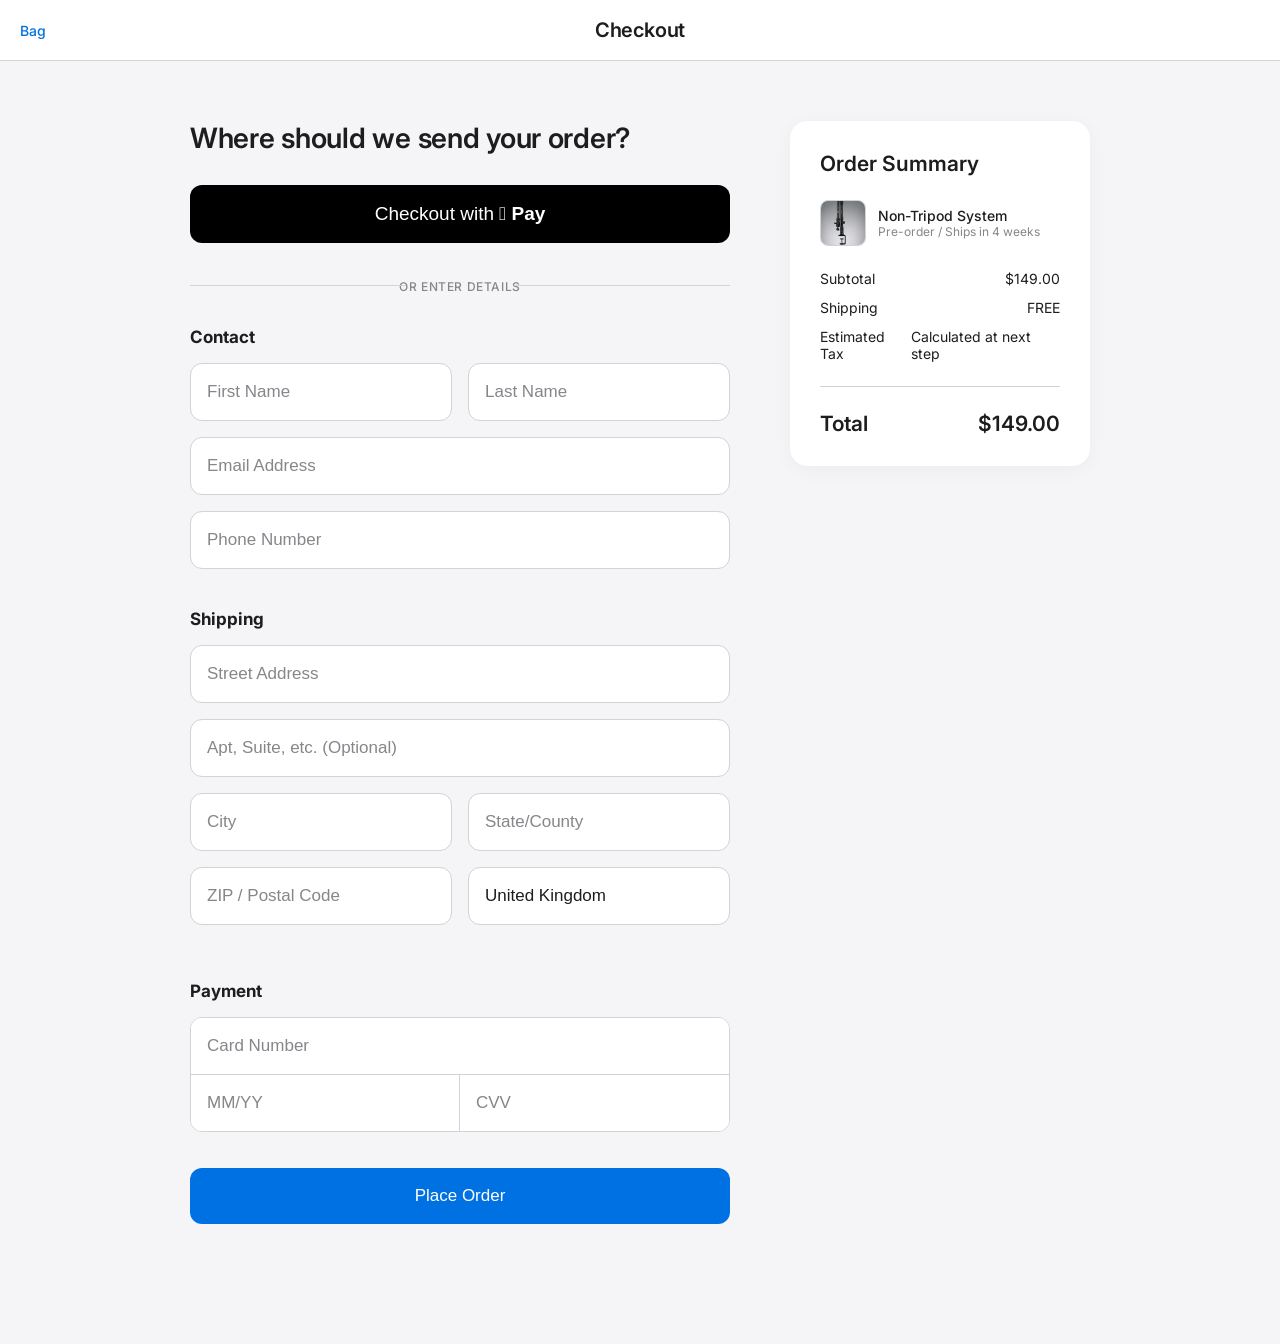
<file: checkout.html>
<!DOCTYPE html>
<html lang="en">
<head>
    <meta charset="UTF-8">
    <meta name="viewport" content="width=device-width, initial-scale=1.0">
    <title>Checkout - Perfa-Pik</title>
    <link rel="preconnect" href="https://fonts.googleapis.com">
    <link rel="preconnect" href="https://fonts.gstatic.com" crossorigin>
    <link href="https://fonts.googleapis.com/css2?family=Inter:wght@400;500;600&display=swap" rel="stylesheet">
    <style>
        body {
            background-color: #f5f5f7;
            font-family: 'Inter', -apple-system, BlinkMacSystemFont, sans-serif;
            color: #1d1d1f;
            margin: 0;
            padding: 0;
            -webkit-font-smoothing: antialiased;
        }

        .checkout-nav {
            height: 60px;
            background: #fff;
            display: flex;
            align-items: center;
            justify-content: center;
            border-bottom: 1px solid #d2d2d7;
            font-weight: 600;
            font-size: 20px;
            letter-spacing: -0.01em;
            position: relative;
        }
        
        .checkout-nav a {
            position: absolute;
            left: 20px;
            color: #0071e3;
            text-decoration: none;
            font-size: 14px;
            font-weight: 500;
        }

        .checkout-container {
            max-width: 900px;
            margin: 60px auto 120px;
            display: flex;
            gap: 60px;
            padding: 0 20px;
        }

        @media (max-width: 768px) {
            .checkout-container {
                flex-direction: column-reverse; /* Form under summary on mobile */
                margin-top: 40px;
            }
        }

        .col-form {
            flex: 1.8;
        }

        .col-summary {
            flex: 1;
        }

        h2 {
            font-size: 28px;
            font-weight: 600;
            letter-spacing: -0.01em;
            margin-bottom: 30px;
            margin-top: 0;
        }

        .apple-express {
            background: #000;
            color: #fff;
            padding: 18px;
            border-radius: 12px;
            text-align: center;
            font-size: 19px;
            font-weight: 500;
            cursor: pointer;
            margin-bottom: 24px;
            font-family: -apple-system, sans-serif;
            transition: transform 0.2s;
        }
        
        .apple-express:hover {
            transform: scale(1.01);
        }
        
        .apple-express span {
            font-weight: 600;
        }

        .divider {
            text-align: center;
            margin: 32px 0;
            position: relative;
        }

        .divider::before {
            content: '';
            position: absolute;
            left: 0; top: 50%;
            width: 35%; height: 1px;
            background: #d2d2d7;
        }

        .divider::after {
            content: '';
            position: absolute;
            right: 0; top: 50%;
            width: 35%; height: 1px;
            background: #d2d2d7;
        }
        
        @media(min-width: 768px){
            .divider::before, .divider::after { width: 40%; }
        }
        
        .divider span {
            color: #86868b;
            font-size: 12px;
            font-weight: 500;
            letter-spacing: 0.05em;
        }

        .form-group {
            margin-bottom: 16px;
        }

        .form-row {
            display: flex;
            gap: 16px;
        }
        
        @media(max-width: 480px) {
            .form-row { flex-direction: column; gap: 16px; }
        }

        .form-row .form-group {
            flex: 1;
        }

        input {
            width: 100%;
            padding: 18px 16px;
            border: 1px solid #d2d2d7;
            border-radius: 12px;
            font-size: 17px;
            color: #1d1d1f;
            box-sizing: border-box;
            background: #fff;
            transition: border 0.3s, box-shadow 0.3s;
        }
        
        input::placeholder {
            color: #86868b;
        }

        input:focus {
            outline: none;
            border-color: #0071e3;
            box-shadow: 0 0 0 4px rgba(0, 113, 227, 0.2);
        }

        .btn-submit {
            background: #0071e3;
            color: #fff;
            border: none;
            width: 100%;
            padding: 18px;
            border-radius: 12px;
            font-size: 17px;
            font-weight: 400;
            cursor: pointer;
            margin-top: 20px;
            transition: background 0.3s;
        }

        .btn-submit:hover {
            background: #0077ED;
        }
        
        /* Summary Box */
        .summary-card {
            background: #fff;
            border-radius: 18px;
            padding: 30px;
            box-shadow: 0 4px 20px rgba(0,0,0,0.04);
            position: sticky;
            top: 40px;
        }

        .summary-card h3 {
            margin-top: 0;
            font-size: 21px;
            font-weight: 600;
            margin-bottom: 24px;
        }

        .summary-item {
            display: flex;
            justify-content: space-between;
            margin-bottom: 12px;
            font-size: 14px;
            color: #1d1d1f;
        }

        .summary-total {
            display: flex;
            justify-content: space-between;
            margin-top: 24px;
            padding-top: 24px;
            border-top: 1px solid #d2d2d7;
            font-size: 21px;
            font-weight: 600;
        }

        .small-img {
            width: 44px;
            height: 44px;
            border-radius: 8px;
            object-fit: cover;
            vertical-align: middle;
            margin-right: 12px;
            border: 1px solid #d2d2d7;
        }
    </style>
</head>
<body>

    <nav class="checkout-nav">
        <a href="shop.html">Bag</a>
        Checkout
    </nav>

    <div class="checkout-container">
        
        <div class="col-form">
            <h2>Where should we send your order?</h2>
            
            <div class="apple-express">
                Checkout with <span> Pay</span>
            </div>

            <div class="divider">
                <span>OR ENTER DETAILS</span>
            </div>

            <form action="#">
                <h3 style="font-size: 17px; margin-bottom: 16px;">Contact</h3>
                <div class="form-row">
                    <div class="form-group"><input type="text" placeholder="First Name"></div>
                    <div class="form-group"><input type="text" placeholder="Last Name"></div>
                </div>
                <div class="form-group">
                    <input type="email" placeholder="Email Address">
                </div>
                <div class="form-group" style="margin-bottom: 40px;">
                    <input type="tel" placeholder="Phone Number">
                </div>

                <h3 style="font-size: 17px; margin-bottom: 16px;">Shipping</h3>
                <div class="form-group">
                    <input type="text" placeholder="Street Address">
                </div>
                <div class="form-group">
                    <input type="text" placeholder="Apt, Suite, etc. (Optional)">
                </div>
                <div class="form-row">
                    <div class="form-group"><input type="text" placeholder="City"></div>
                    <div class="form-group">
                        <input type="text" placeholder="State/County">
                    </div>
                </div>
                <div class="form-row">
                    <div class="form-group"><input type="text" placeholder="ZIP / Postal Code"></div>
                    <div class="form-group"><input type="text" placeholder="Country" value="United Kingdom"></div>
                </div>
                
                <h3 style="font-size: 17px; margin-top: 40px; margin-bottom: 16px;">Payment</h3>
                <div style="border: 1px solid #d2d2d7; border-radius: 12px; overflow: hidden; margin-bottom: 16px; background: #fff;">
                    <input type="text" placeholder="Card Number" style="border:none; border-radius:0; border-bottom: 1px solid #d2d2d7;">
                    <div style="display: flex;">
                        <input type="text" placeholder="MM/YY" style="border:none; border-radius:0; border-right: 1px solid #d2d2d7; width: 50%;">
                        <input type="text" placeholder="CVV" style="border:none; border-radius:0; width: 50%;">
                    </div>
                </div>

                <button class="btn-submit" type="button" onclick="alert('Order successfully processed! (This is a mock checkout flow)')">Place Order</button>
            </form>
        </div>

        <div class="col-summary">
            <div class="summary-card">
                <h3>Order Summary</h3>
                
                <div style="display: flex; align-items: center; margin-bottom: 24px;">
                    <img src="assets/images/product_profile.jpg" alt="Non-Tripod" class="small-img">
                    <div style="flex-grow: 1;">
                        <div style="font-weight: 500; font-size: 14px;">Non-Tripod System</div>
                        <div style="color: #86868b; font-size: 12px;">Pre-order / Ships in 4 weeks</div>
                    </div>
                </div>

                <div class="summary-item">
                    <span>Subtotal</span>
                    <span id="summ-subtotal">$149.00</span>
                </div>
                <div class="summary-item">
                    <span>Shipping</span>
                    <span>FREE</span>
                </div>
                <div class="summary-item">
                    <span>Estimated Tax</span>
                    <span>Calculated at next step</span>
                </div>

                <div class="summary-total">
                    <span>Total</span>
                    <span id="summ-total">$149.00</span>
                </div>
            </div>
        </div>

    </div>

    <script>
        // Load dynamically saved price from shop page
        document.addEventListener('DOMContentLoaded', () => {
            const storedTotal = localStorage.getItem('cartTotal');
            if (storedTotal) {
                document.getElementById('summ-subtotal').innerText = '$' + storedTotal + '.00';
                document.getElementById('summ-total').innerText = '$' + storedTotal + '.00';
            }
        });
    </script>
</body>
</html>
</file>
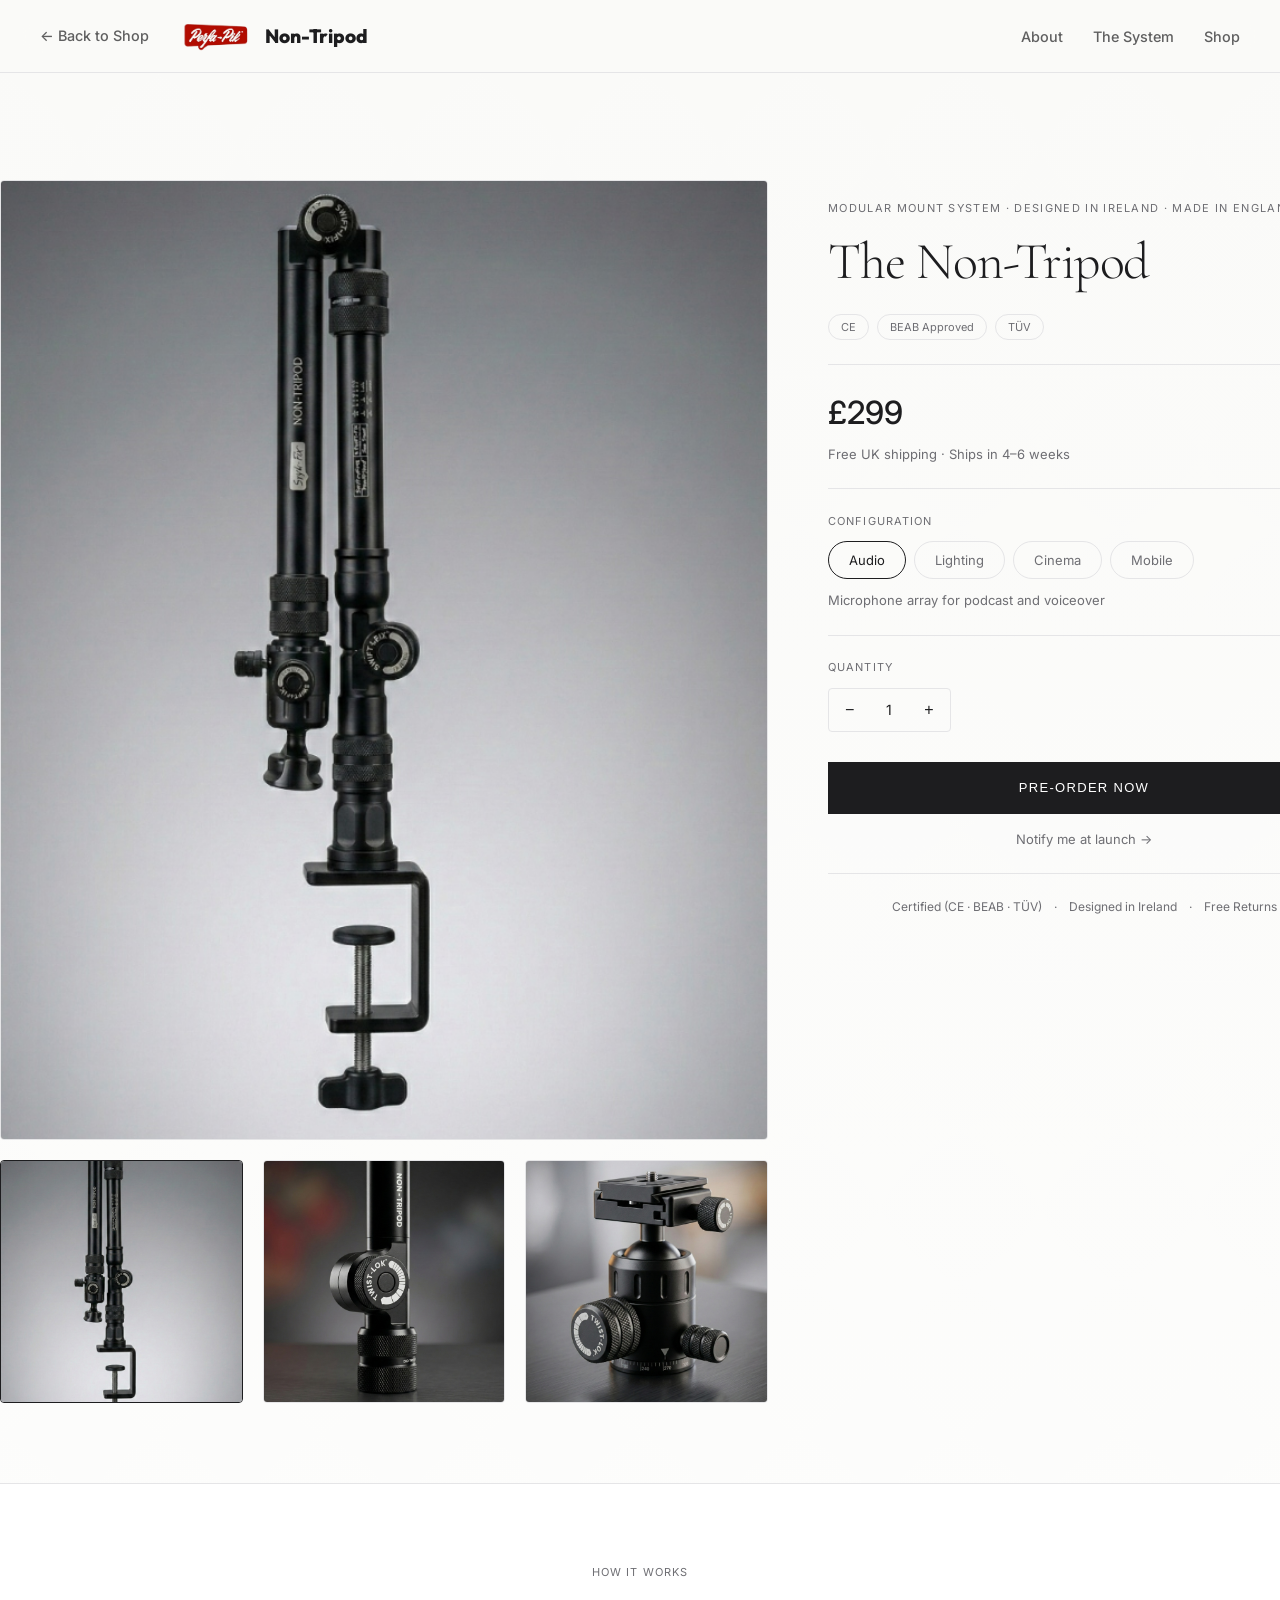
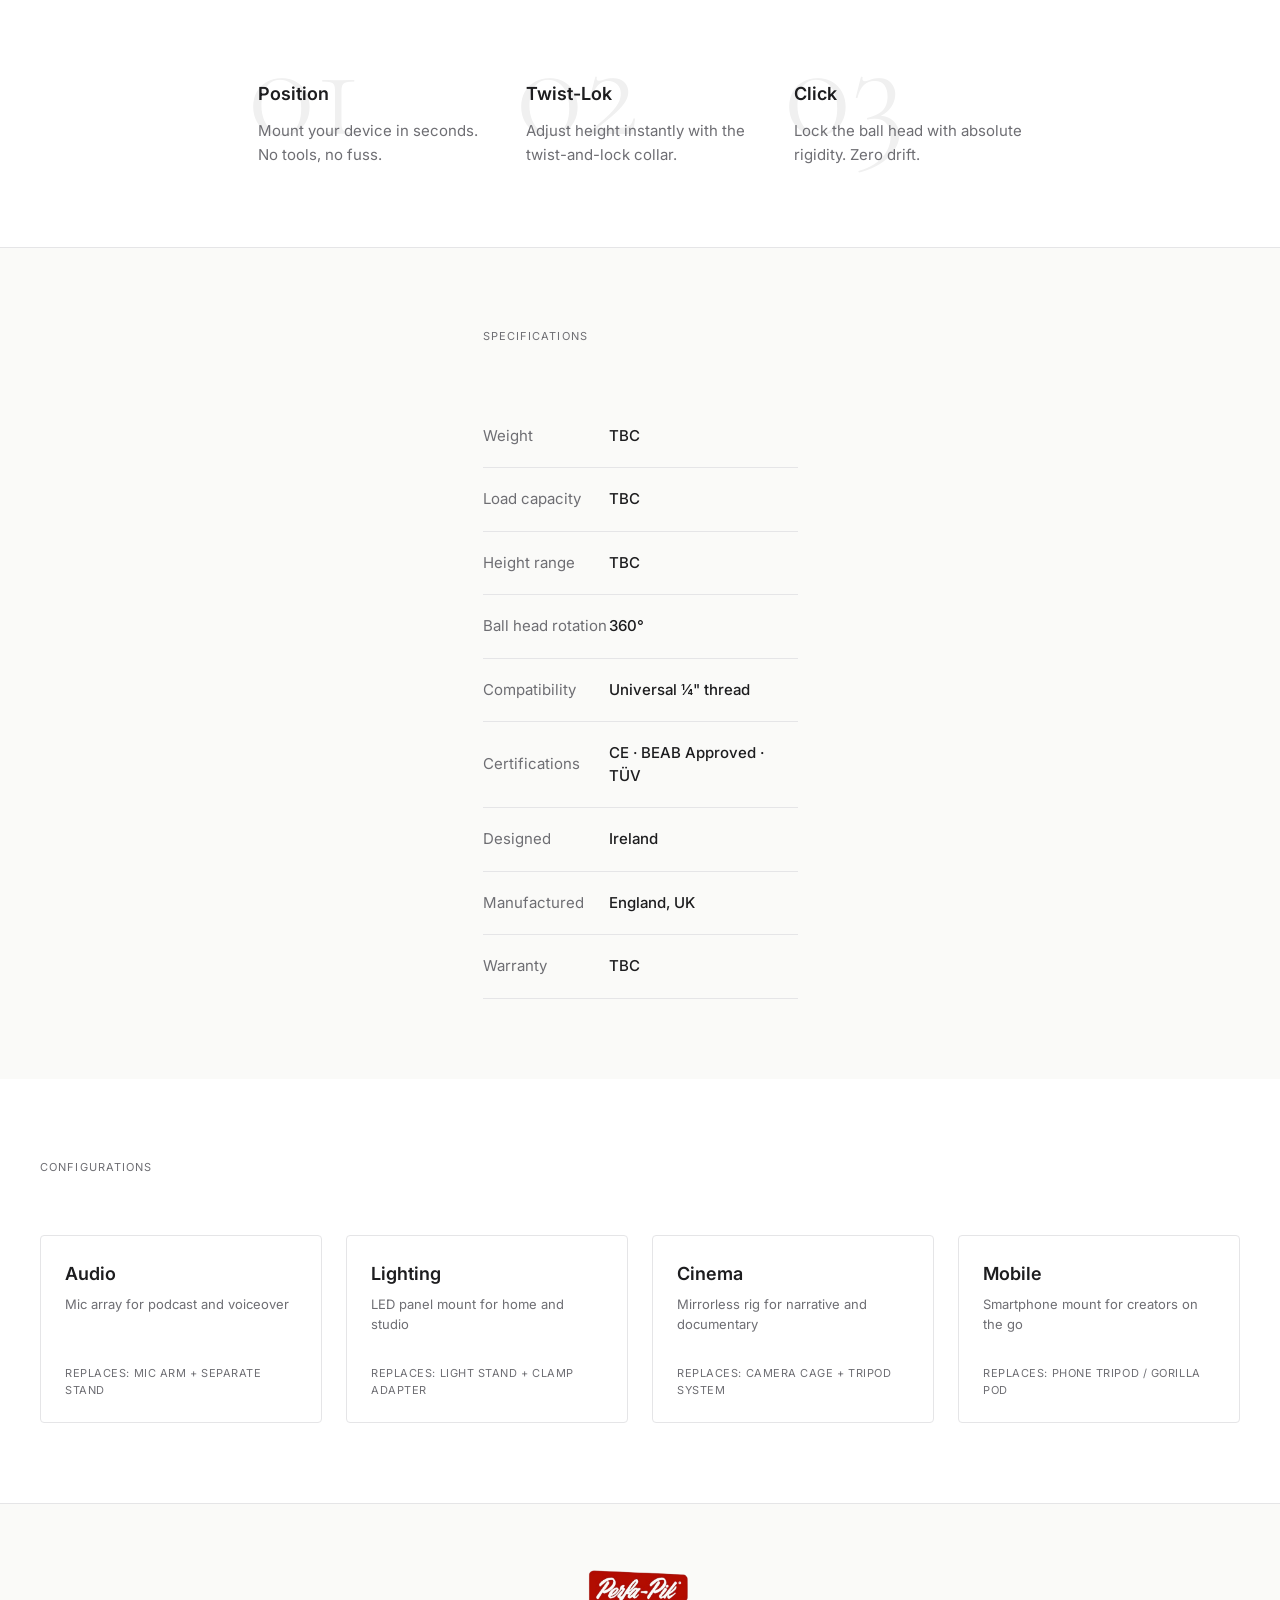
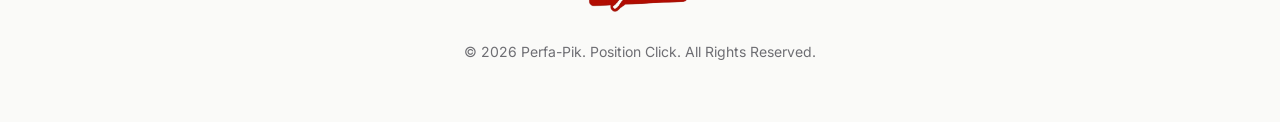
<file: shop-non-tripod.html>
<!DOCTYPE html>
<html lang="en">
<head>
    <meta charset="UTF-8">
    <meta name="viewport" content="width=device-width, initial-scale=1.0">
    <title>The Non-Tripod | Purchase</title>
    <link rel="preconnect" href="https://fonts.googleapis.com">
    <link rel="preconnect" href="https://fonts.gstatic.com" crossorigin>
    <link href="https://fonts.googleapis.com/css2?family=Cormorant+Garamond:wght@300&family=Inter:wght@400;500;600&family=Outfit:wght@700;800&display=swap" rel="stylesheet">
    <link rel="stylesheet" href="style.css">
    <style>
        /* SHOP PAGE SPECIFIC STYLES */
        body.shop-page {
            background: linear-gradient(180deg, #FAFAF8 0%, #FFFFFF 100%);
            color: #1D1D1F;
            font-family: var(--font-main);
        }
        
        .shop-page nav {
            background: rgba(250, 250, 248, 0.8);
            border-bottom: 0.5px solid #E5E5E7;
        }

        .shop-page .text-muted {
            color: #6E6E73;
        }

        .shop-page .divider {
            height: 0.5px;
            background-color: #E5E5E7;
            width: 100%;
            margin: 24px 0;
        }

        .shop-section {
            padding: 80px 0;
            min-height: auto;
        }

        /* Section 1: Product */
        .product-split {
            display: grid;
            grid-template-columns: 60% 40%;
            gap: 60px;
            margin-top: 100px;
        }
        
        @media (max-width: 968px) {
            .product-split {
                grid-template-columns: 1fr;
            }
        }

        .product-gallery {
            display: flex;
            flex-direction: column;
            gap: 20px;
        }

        .gallery-main {
            width: 100%;
            aspect-ratio: 4/5;
            object-fit: cover;
            border: 0.5px solid #E5E5E7;
            border-radius: 4px;
        }

        .gallery-thumbnails {
            display: grid;
            grid-template-columns: repeat(3, 1fr);
            gap: 20px;
        }

        .gallery-thumb {
            width: 100%;
            aspect-ratio: 1/1;
            object-fit: cover;
            border: 0.5px solid #E5E5E7;
            border-radius: 4px;
            cursor: pointer;
            transition: border-color 0.2s;
        }

        .gallery-thumb.active {
            border: 1px solid #1D1D1F;
        }

        .purchase-panel {
            padding-top: 20px;
        }

        .eyebrow {
            font-size: 11px;
            color: #6E6E73;
            letter-spacing: 0.12em;
            text-transform: uppercase;
            margin-bottom: 16px;
        }

        .product-title {
            font-family: 'Cormorant Garamond', serif;
            font-size: 52px;
            font-weight: 300;
            letter-spacing: -0.02em;
            margin-bottom: 24px;
            line-height: 1.1;
        }

        .cert-row {
            display: flex;
            gap: 8px;
            margin-bottom: 24px;
        }

        .cert-pill {
            border: 0.5px solid #E5E5E7;
            padding: 4px 12px;
            font-size: 11px;
            color: #6E6E73;
            border-radius: 100px;
        }

        .price {
            font-size: 32px;
            font-weight: 500;
            color: #1D1D1F;
            margin-bottom: 8px;
        }

        .price-sub {
            font-size: 13px;
            color: #6E6E73;
        }

        .label-head {
            font-size: 11px;
            color: #6E6E73;
            letter-spacing: 0.1em;
            text-transform: uppercase;
            margin-bottom: 12px;
            display: block;
        }

        .config-options {
            display: flex;
            gap: 8px;
            margin-bottom: 12px;
            flex-wrap: wrap;
        }

        .config-pill {
            border: 0.5px solid #E5E5E7;
            background: transparent;
            padding: 10px 20px;
            font-size: 13px;
            color: #6E6E73;
            border-radius: 100px;
            cursor: pointer;
            transition: all 0.2s;
            font-family: var(--font-main);
        }

        .config-pill.active {
            border: 1px solid #1D1D1F;
            color: #1D1D1F;
        }

        .config-desc {
            font-size: 13px;
            color: #6E6E73;
        }

        .quantity-row {
            display: inline-flex;
            align-items: center;
            border: 0.5px solid #E5E5E7;
            border-radius: 4px;
            overflow: hidden;
        }

        .qty-btn {
            background: transparent;
            border: none;
            padding: 12px 16px;
            cursor: pointer;
            color: #1D1D1F;
            font-size: 16px;
        }

        .qty-num {
            padding: 0 16px;
            font-size: 14px;
            color: #1D1D1F;
        }

        .btn-preorder {
            display: block;
            width: 100%;
            height: 52px;
            background: #1D1D1F;
            color: #FFFFFF;
            border: none;
            font-size: 13px;
            font-weight: 500;
            letter-spacing: 0.1em;
            text-transform: uppercase;
            cursor: pointer;
            transition: background 0.3s;
            margin-top: 30px;
            margin-bottom: 16px;
        }

        .btn-preorder:hover {
            background: #3d3d3f;
        }

        .notify-link {
            display: block;
            text-align: center;
            color: #6E6E73;
            font-size: 13px;
            text-decoration: none;
        }

        .notify-link:hover {
            text-decoration: underline;
        }

        .trust-row {
            display: flex;
            justify-content: center;
            align-items: center;
            gap: 12px;
            font-size: 12px;
            color: #6E6E73;
        }

        /* Section 2: How It Works */
        .how-bg {
            background: #FFFFFF;
            border-top: 0.5px solid #E5E5E7;
            border-bottom: 0.5px solid #E5E5E7;
        }

        .section-label {
            font-size: 11px;
            color: #6E6E73;
            letter-spacing: 0.1em;
            text-transform: uppercase;
            margin-bottom: 60px;
        }

        .section-label.center {
            text-align: center;
        }

        .how-grid {
            display: grid;
            grid-template-columns: repeat(3, 1fr);
            gap: 40px;
        }
        
        @media (max-width: 768px) {
            .how-grid {
                grid-template-columns: 1fr;
            }
        }

        .how-col {
            position: relative;
            padding-top: 40px;
        }

        .large-numeral {
            position: absolute;
            top: -20px;
            left: -10px;
            font-size: 140px;
            font-family: 'Cormorant Garamond', serif;
            font-weight: 300;
            color: #F0F0F0;
            line-height: 1;
            z-index: 0;
            pointer-events: none;
        }

        .how-content {
            position: relative;
            z-index: 1;
        }

        .how-content h4 {
            font-size: 18px;
            color: #1D1D1F;
            font-weight: 600;
            margin-bottom: 12px;
        }

        .how-content p {
            font-size: 15px;
            color: #6E6E73;
            line-height: 1.6;
        }

        /* Section 3: Specifications */
        .specs-bg {
            background: #FAFAF8;
        }

        .specs-table {
            width: 100%;
            border-collapse: collapse;
        }

        .specs-table tr {
            border-bottom: 0.5px solid #E5E5E7;
        }

        .specs-table td {
            padding: 20px 0;
            font-size: 15px;
        }

        .specs-table td:first-child {
            color: #6E6E73;
            width: 40%;
        }

        .specs-table td:last-child {
            color: #1D1D1F;
            font-weight: 500;
        }

        /* Section 4: Configurations */
        .configs-bg {
            background: #FFFFFF;
        }
        
        .configs-grid {
            display: grid;
            grid-template-columns: repeat(4, 1fr);
            gap: 24px;
        }
        
        @media (max-width: 968px) {
            .configs-grid {
                grid-template-columns: repeat(2, 1fr);
            }
        }
        @media (max-width: 500px) {
            .configs-grid {
                grid-template-columns: 1fr;
            }
        }

        .config-card {
            border: 0.5px solid #E5E5E7;
            padding: 24px;
            border-radius: 4px;
            background: #FFFFFF;
        }

        .config-card h4 {
            font-size: 18px;
            color: #1D1D1F;
            font-weight: 600;
            margin-bottom: 8px;
        }

        .config-card p {
            font-size: 13px;
            color: #6E6E73;
            line-height: 1.5;
            margin-bottom: 30px;
            min-height: 40px;
        }

        .config-card .replaces {
            font-size: 11px;
            color: #6E6E73;
            letter-spacing: 0.05em;
            text-transform: uppercase;
        }
        
        /* Specific override for footer */
        .shop-page footer {
            border-top: 1px solid #E5E5E7;
            background: #FAFAF8;
        }
    </style>
</head>
<body class="shop-page">

    <nav>
        <div class="container nav-content">
            <div style="display: flex; align-items: center; gap: 30px;">
                <a href="shop.html" style="text-decoration: none; color: #1D1D1F; font-weight: 500; font-size: 0.9rem; opacity: 0.7; transition: opacity 0.3s;">&larr; Back to Shop</a>
                <div class="logo">
                    <img src="assets/images/logo.png" alt="Perfa-Pik Logo">
                    <span>Non-Tripod</span>
                </div>
            </div>
            <ul class="nav-links">
                <li><a href="index.html#about" style="color: #1D1D1F;">About</a></li>
                <li><a href="index.html#system" style="color: #1D1D1F;">The System</a></li>
                <li><a href="shop.html" style="color: #1D1D1F;">Shop</a></li>
            </ul>
        </div>
    </nav>

    <!-- Section 1 -->
    <section class="container shop-section">
        <div class="product-split">
            <!-- Left Column: Imagery -->
            <div class="product-gallery">
                <img src="assets/images/product_profile.jpg" alt="The Non-Tripod" class="gallery-main" id="mainImage">
                <div class="gallery-thumbnails">
                    <img src="assets/images/product_profile.jpg" alt="Full profile" class="gallery-thumb active" onclick="updateImage(this, 'assets/images/product_profile.jpg')">
                    <img src="assets/images/ball_head_detail.jpg" alt="Ball head" class="gallery-thumb" onclick="updateImage(this, 'assets/images/ball_head_detail.jpg')">
                    <img src="assets/images/twist_lok_sleeve.jpg" alt="Twist-Lok" class="gallery-thumb" onclick="updateImage(this, 'assets/images/twist_lok_sleeve.jpg')">
                </div>
            </div>

            <!-- Right Column: Purchase Panel -->
            <div class="purchase-panel">
                <div class="eyebrow">Modular Mount System &middot; Designed in Ireland &middot; Made in England</div>
                <h1 class="product-title">The Non-Tripod</h1>
                
                <div class="cert-row">
                    <span class="cert-pill">CE</span>
                    <span class="cert-pill">BEAB Approved</span>
                    <span class="cert-pill">TÜV</span>
                </div>

                <div class="divider"></div>
                
                <div class="price">£299</div>
                <div class="price-sub">Free UK shipping &middot; Ships in 4–6 weeks</div>

                <div class="divider"></div>
                
                <span class="label-head">Configuration</span>
                <div class="config-options">
                    <button class="config-pill active" onclick="updateConfig(this, 'Microphone array for podcast and voiceover')">Audio</button>
                    <button class="config-pill" onclick="updateConfig(this, 'LED panel mount for streamers and YouTubers')">Lighting</button>
                    <button class="config-pill" onclick="updateConfig(this, 'Mirrorless and DSLR rig for on-location shoots')">Cinema</button>
                    <button class="config-pill" onclick="updateConfig(this, 'Smartphone mount for vloggers and social creators')">Mobile</button>
                </div>
                <div class="config-desc" id="configDesc">Microphone array for podcast and voiceover</div>

                <div class="divider"></div>

                <span class="label-head">Quantity</span>
                <div class="quantity-row">
                    <button class="qty-btn" onclick="updateQty(-1)">&minus;</button>
                    <span class="qty-num" id="qtyNum">1</span>
                    <button class="qty-btn" onclick="updateQty(1)">&plus;</button>
                </div>

                <button class="btn-preorder">Pre-order Now</button>
                <a href="#" class="notify-link">Notify me at launch &rarr;</a>

                <div class="divider"></div>

                <div class="trust-row">
                    <span>Certified (CE &middot; BEAB &middot; TÜV)</span>
                    <span>&middot;</span>
                    <span>Designed in Ireland</span>
                    <span>&middot;</span>
                    <span>Free Returns</span>
                </div>
            </div>
        </div>
    </section>

    <!-- Section 2: How it works -->
    <section class="how-bg shop-section">
        <div class="container">
            <div class="section-label center">How it works</div>
            <div class="how-grid">
                <div class="how-col">
                    <div class="large-numeral">01</div>
                    <div class="how-content">
                        <h4>Position</h4>
                        <p>Mount your device in seconds.<br>No tools, no fuss.</p>
                    </div>
                </div>
                <div class="how-col">
                    <div class="large-numeral">02</div>
                    <div class="how-content">
                        <h4>Twist-Lok</h4>
                        <p>Adjust height instantly with the<br>twist-and-lock collar.</p>
                    </div>
                </div>
                <div class="how-col">
                    <div class="large-numeral">03</div>
                    <div class="how-content">
                        <h4>Click</h4>
                        <p>Lock the ball head with absolute<br>rigidity. Zero drift.</p>
                    </div>
                </div>
            </div>
        </div>
    </section>

    <!-- Section 3: Specifications -->
    <section class="specs-bg shop-section">
        <div class="container">
            <div class="section-label">Specifications</div>
            <table class="specs-table">
                <tr>
                    <td>Weight</td>
                    <td>TBC</td>
                </tr>
                <tr>
                    <td>Load capacity</td>
                    <td>TBC</td>
                </tr>
                <tr>
                    <td>Height range</td>
                    <td>TBC</td>
                </tr>
                <tr>
                    <td>Ball head rotation</td>
                    <td>360&deg;</td>
                </tr>
                <tr>
                    <td>Compatibility</td>
                    <td>Universal &frac14;" thread</td>
                </tr>
                <tr>
                    <td>Certifications</td>
                    <td>CE &middot; BEAB Approved &middot; TÜV</td>
                </tr>
                <tr>
                    <td>Designed</td>
                    <td>Ireland</td>
                </tr>
                <tr>
                    <td>Manufactured</td>
                    <td>England, UK</td>
                </tr>
                <tr>
                    <td>Warranty</td>
                    <td>TBC</td>
                </tr>
            </table>
        </div>
    </section>

    <!-- Section 4: Configurations -->
    <section class="configs-bg shop-section">
        <div class="container">
            <div class="section-label">Configurations</div>
            <div class="configs-grid">
                <div class="config-card">
                    <h4>Audio</h4>
                    <p>Mic array for podcast and voiceover</p>
                    <div class="replaces">Replaces: mic arm + separate stand</div>
                </div>
                <div class="config-card">
                    <h4>Lighting</h4>
                    <p>LED panel mount for home and studio</p>
                    <div class="replaces">Replaces: light stand + clamp adapter</div>
                </div>
                <div class="config-card">
                    <h4>Cinema</h4>
                    <p>Mirrorless rig for narrative and documentary</p>
                    <div class="replaces">Replaces: camera cage + tripod system</div>
                </div>
                <div class="config-card">
                    <h4>Mobile</h4>
                    <p>Smartphone mount for creators on the go</p>
                    <div class="replaces">Replaces: phone tripod / gorilla pod</div>
                </div>
            </div>
        </div>
    </section>



    <footer class="container" style="padding: 60px 0; text-align: center;">
        <img src="assets/images/logo.png" alt="Perfa-Pik" style="width: 120px; margin-bottom: 20px;">
        <p class="text-muted" style="margin: 0; font-size: 14px;">&copy; 2026 Perfa-Pik. Position Click. All Rights Reserved.</p>
    </footer>

    <script>
        function updateImage(thumbElem, src) {
            document.getElementById('mainImage').src = src;
            document.querySelectorAll('.gallery-thumb').forEach(el => el.classList.remove('active'));
            thumbElem.classList.add('active');
        }

        function updateConfig(pillElem, desc) {
            document.querySelectorAll('.config-pill').forEach(el => el.classList.remove('active'));
            pillElem.classList.add('active');
            document.getElementById('configDesc').innerText = desc;
        }

        let qty = 1;
        function updateQty(change) {
            qty += change;
            if (qty < 1) qty = 1;
            document.getElementById('qtyNum').innerText = qty;
        }
    </script>
</body>
</html>
</file>
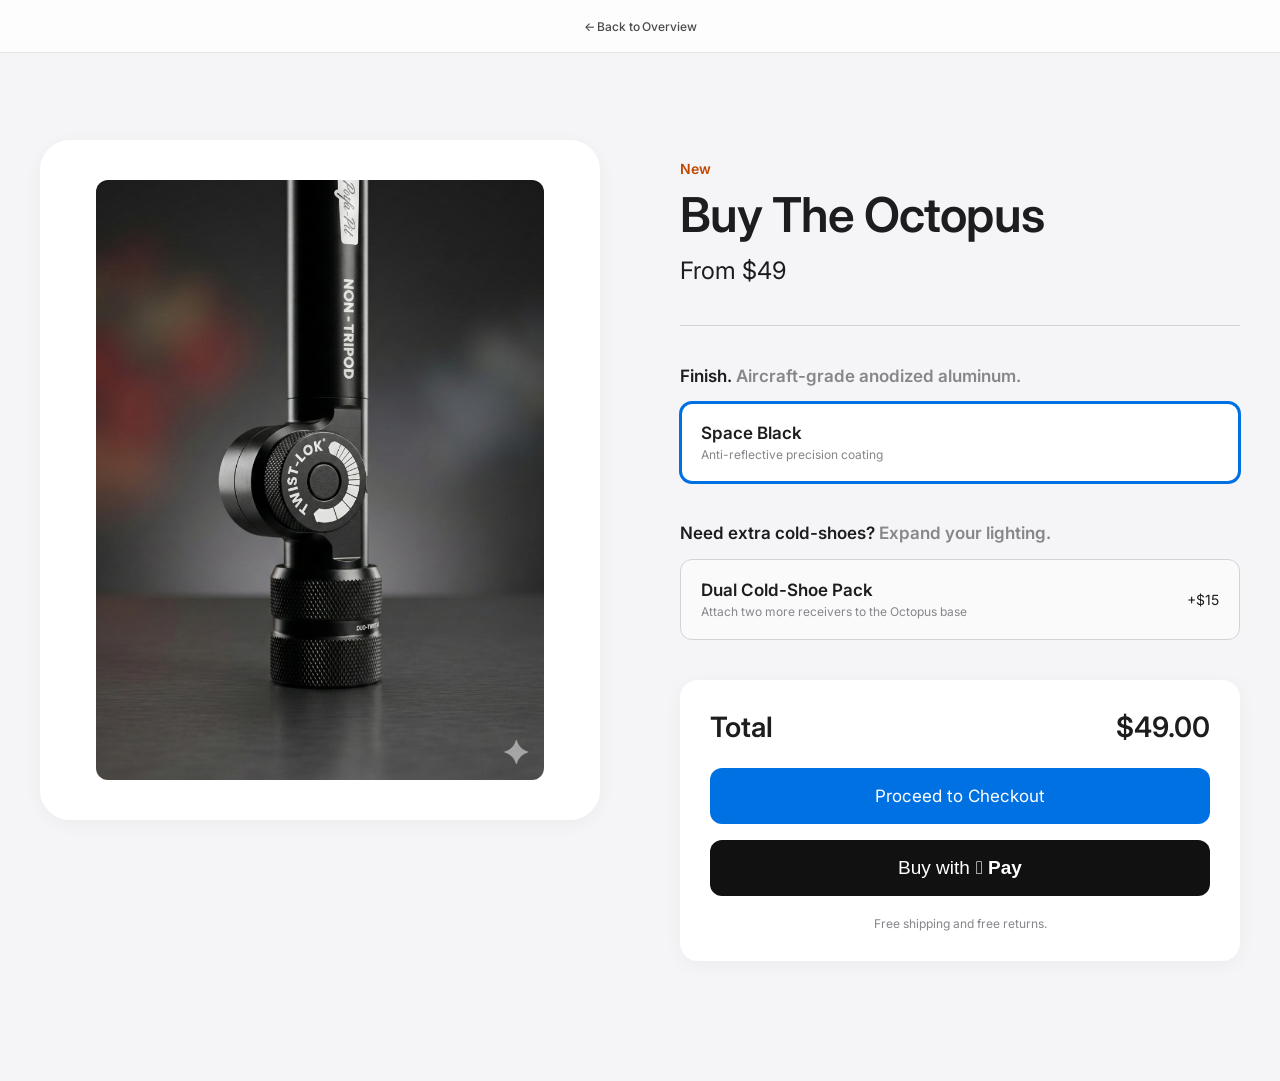
<file: shop-octopus.html>
<!DOCTYPE html>
<html lang="en">
<head>
    <meta charset="UTF-8">
    <meta name="viewport" content="width=device-width, initial-scale=1.0">
    <title>Buy The Octopus - Perfa-Pik</title>
    <link rel="preconnect" href="https://fonts.googleapis.com">
    <link rel="preconnect" href="https://fonts.gstatic.com" crossorigin>
    <link href="https://fonts.googleapis.com/css2?family=Inter:wght@400;500;600;700&display=swap" rel="stylesheet">
    <style>
        /* Apple Shop Layout specific styles */
        body {
            background-color: #f5f5f7;
            font-family: 'Inter', -apple-system, BlinkMacSystemFont, sans-serif;
            color: #1d1d1f;
            padding-top: 60px;
            margin: 0;
            -webkit-font-smoothing: antialiased;
        }
        
        .global-nav {
            position: fixed;
            top: 0;
            width: 100%;
            height: 52px;
            background: rgba(255, 255, 255, 0.82);
            backdrop-filter: blur(20px);
            -webkit-backdrop-filter: blur(20px);
            z-index: 9999;
            border-bottom: 1px solid rgba(0,0,0,0.1);
            display: flex;
            align-items: center;
            justify-content: center;
        }

        .global-nav a {
            color: #1d1d1f;
            text-decoration: none;
            font-size: 12px;
            font-weight: 500;
            letter-spacing: -0.01em;
            opacity: 0.8;
            transition: opacity 0.2s;
        }

        .global-nav a:hover {
            opacity: 1;
        }
        
        .shop-container {
            max-width: 1200px;
            margin: 0 auto;
            padding: 80px 20px 120px;
            display: flex;
            gap: 80px;
        }
        
        @media (max-width: 900px) {
            .shop-container {
                flex-direction: column;
                padding-top: 40px;
                gap: 40px;
            }
        }

        /* Left side - Sticky Image */
        .shop-left {
            flex: 1;
        }
        
        .sticky-gallery {
            position: sticky;
            top: 100px;
            background: #fff;
            border-radius: 30px;
            padding: 40px;
            box-shadow: 0 4px 20px rgba(0,0,0,0.04);
            display: flex;
            justify-content: center;
            align-items: center;
            height: 600px;
        }

        .sticky-gallery img {
            max-width: 100%;
            max-height: 100%;
            border-radius: 12px;
            object-fit: cover;
        }

        /* Right side - Options */
        .shop-right {
            flex: 1;
            padding-top: 20px;
        }
        
        .product-title {
            font-size: 48px;
            font-weight: 600;
            letter-spacing: -0.02em;
            margin-bottom: 12px;
            margin-top: 0;
        }
        
        .product-price {
            font-size: 24px;
            color: #1d1d1f;
            font-weight: 400;
            margin-bottom: 40px;
        }

        .config-section {
            margin-bottom: 40px;
        }
        
        .config-section h3 {
            font-size: 17px;
            font-weight: 600;
            margin-bottom: 16px;
        }

        .config-grid {
            display: grid;
            grid-template-columns: 1fr;
            gap: 16px;
        }

        .option-card {
            border: 1px solid #d2d2d7;
            border-radius: 12px;
            padding: 20px;
            background: rgba(255,255,255,0.5);
            cursor: pointer;
            transition: all 0.2s ease;
            display: flex;
            justify-content: space-between;
            align-items: center;
        }

        .option-card:hover {
            border-color: #86868b;
        }

        .option-card.selected {
            border-color: #0071e3;
            border-width: 2px;
            padding: 19px;
            background: #fff;
            box-shadow: 0 0 0 1px #0071e3;
        }

        .option-details h4 {
            font-size: 17px;
            font-weight: 600;
            margin-bottom: 4px;
            margin-top: 0;
        }

        .option-details p {
            font-size: 12px;
            color: #86868b;
            margin: 0;
        }

        .option-price {
            font-size: 14px;
            color: #1d1d1f;
        }

        .summary-box {
            background: #fff;
            border-radius: 18px;
            padding: 30px;
            margin-top: 40px;
            box-shadow: 0 4px 20px rgba(0,0,0,0.04);
        }

        .summary-total {
            font-size: 28px;
            font-weight: 600;
            margin-bottom: 24px;
            display: flex;
            justify-content: space-between;
        }

        .btn-add-bag {
            display: block;
            width: 100%;
            background: #0071e3;
            color: white;
            text-align: center;
            text-decoration: none;
            padding: 18px;
            border-radius: 12px;
            font-size: 17px;
            font-weight: 400;
            transition: background 0.3s;
            border: none;
            cursor: pointer;
            box-sizing: border-box;
        }

        .btn-add-bag:hover {
            background: #0077ED;
        }
        
        .apple-pay-preview {
            margin-top: 16px;
            height: 56px;
            border-radius: 12px;
            background: #111;
            display: flex;
            align-items: center;
            justify-content: center;
            color: #fff;
            font-weight: 500;
            font-size: 19px;
            font-family: -apple-system, BlinkMacSystemFont, "Segoe UI", sans-serif;
            cursor: pointer;
            text-decoration: none;
            transition: transform 0.2s;
        }

        .apple-pay-preview:hover {
            transform: scale(1.01);
        }
        
        .apple-pay-preview span {
            margin-left: 6px;
            font-weight: 600;
        }

    </style>
</head>
<body>

    <nav class="global-nav">
        <a href="index.html">← Back to Overview</a>
    </nav>

    <div class="shop-container">
        <!-- Left: Image Sticky -->
        <div class="shop-left">
            <div class="sticky-gallery">
                <img src="assets/images/ball_head_detail.jpg" alt="The Octopus Module">
            </div>
        </div>
        
        <!-- Right: Configurator -->
        <div class="shop-right">
            <div style="font-size: 14px; color: #bf4800; font-weight: 600; margin-bottom: 8px;">New</div>
            <h1 class="product-title">Buy The Octopus</h1>
            <div class="product-price">From $49</div>
            
            <div style="height: 1px; background: #d2d2d7; margin: 40px 0;"></div>
            
            <!-- Step 1 -->
            <div class="config-section">
                <h3>Finish. <span style="color: #86868b">Aircraft-grade anodized aluminum.</span></h3>
                <div class="config-grid">
                    <div class="option-card selected" style="cursor: default;">
                        <div class="option-details">
                            <h4>Space Black</h4>
                            <p>Anti-reflective precision coating</p>
                        </div>
                    </div>
                </div>
            </div>

            <!-- Step 2 -->
            <div class="config-section">
                <h3>Need extra cold-shoes? <span style="color: #86868b">Expand your lighting.</span></h3>
                <div class="config-grid">
                    
                    <div class="option-card" data-price="15" id="opt-coldshoe" onclick="toggleOption('opt-coldshoe')">
                        <div class="option-details">
                            <h4>Dual Cold-Shoe Pack</h4>
                            <p>Attach two more receivers to the Octopus base</p>
                        </div>
                        <div class="option-price">+$15</div>
                    </div>
                    
                </div>
            </div>
            
            <div class="summary-box">
                <div class="summary-total">
                    <span>Total</span>
                    <span id="price-total">$49.00</span>
                </div>
                <a href="checkout.html" class="btn-add-bag">Proceed to Checkout</a>
                <a href="checkout.html" class="apple-pay-preview">
                   Buy with <span> Pay</span>
                </a>
                <div style="text-align: center; font-size: 12px; color: #86868b; margin-top: 20px;">
                    Free shipping and free returns.
                </div>
            </div>
        </div>
    </div>

    <script>
        let basePrice = 49;
        
        function toggleOption(id) {
            const card = document.getElementById(id);
            card.classList.toggle('selected');
            updateTotal();
        }
        
        function updateTotal() {
            let total = basePrice;
            document.querySelectorAll('.option-card.selected[data-price]').forEach(card => {
                total += parseInt(card.getAttribute('data-price'));
            });
            document.getElementById('price-total').innerText = '$' + total + '.00';
            localStorage.setItem('cartTotal', total); // Save to local storage for checkout
        }
        
        // init total on load
        localStorage.setItem('cartTotal', basePrice);
    </script>
</body>
</html>
</file>
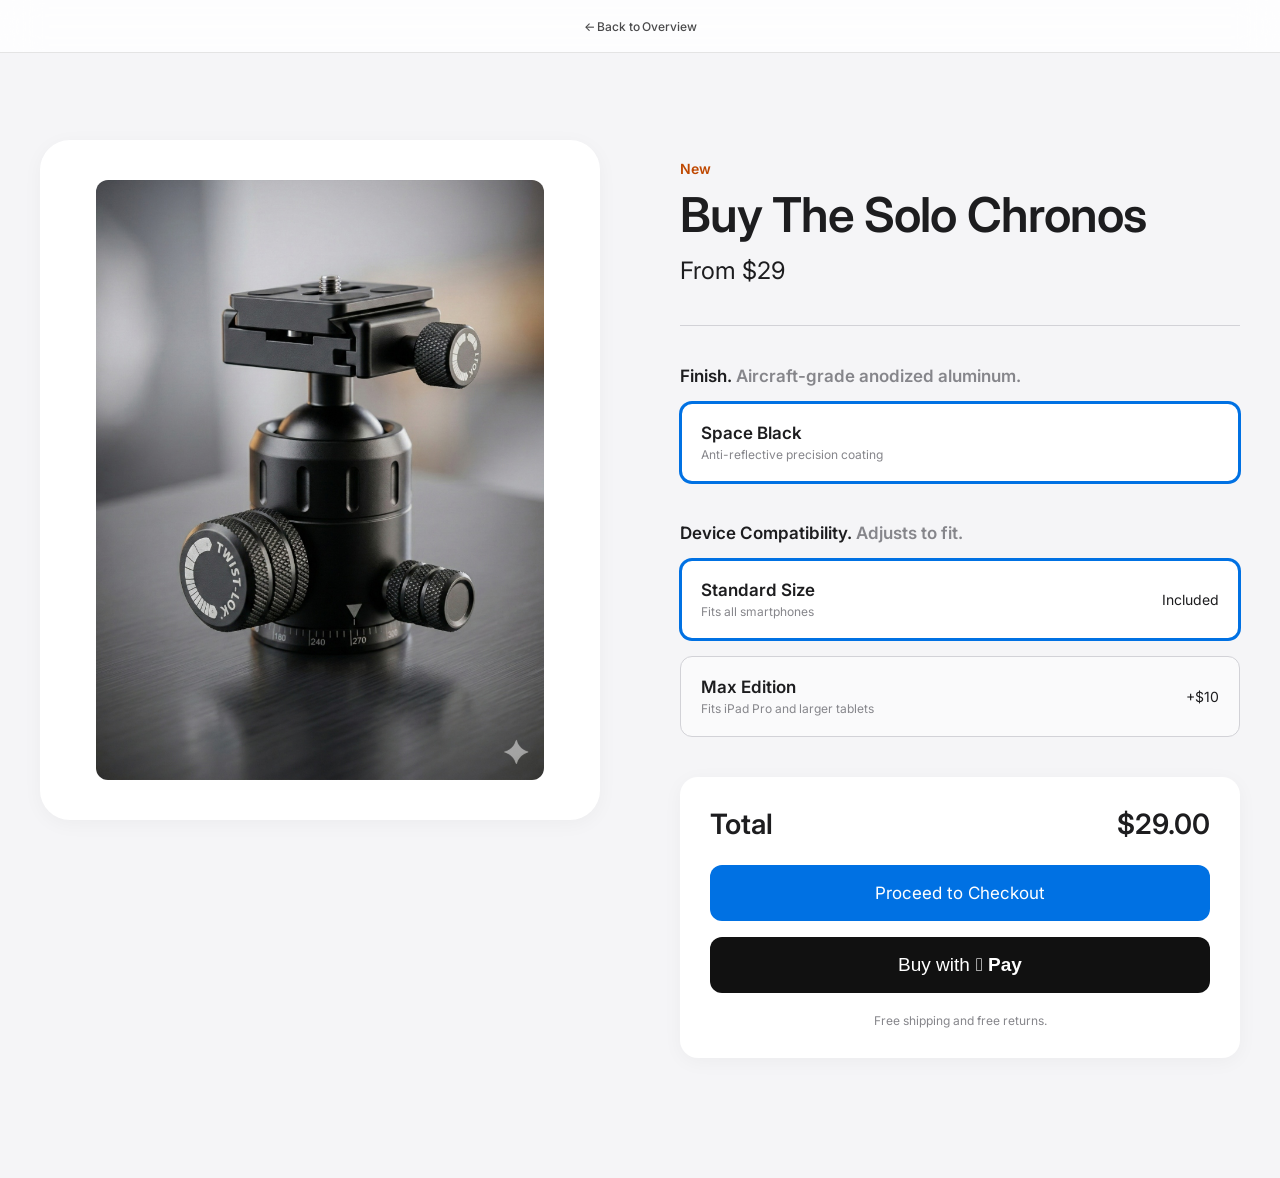
<file: shop-solo-chronos.html>
<!DOCTYPE html>
<html lang="en">
<head>
    <meta charset="UTF-8">
    <meta name="viewport" content="width=device-width, initial-scale=1.0">
    <title>Buy The Solo Chronos - Perfa-Pik</title>
    <link rel="preconnect" href="https://fonts.googleapis.com">
    <link rel="preconnect" href="https://fonts.gstatic.com" crossorigin>
    <link href="https://fonts.googleapis.com/css2?family=Inter:wght@400;500;600;700&display=swap" rel="stylesheet">
    <style>
        /* Apple Shop Layout specific styles */
        body {
            background-color: #f5f5f7;
            font-family: 'Inter', -apple-system, BlinkMacSystemFont, sans-serif;
            color: #1d1d1f;
            padding-top: 60px;
            margin: 0;
            -webkit-font-smoothing: antialiased;
        }
        
        .global-nav {
            position: fixed;
            top: 0;
            width: 100%;
            height: 52px;
            background: rgba(255, 255, 255, 0.82);
            backdrop-filter: blur(20px);
            -webkit-backdrop-filter: blur(20px);
            z-index: 9999;
            border-bottom: 1px solid rgba(0,0,0,0.1);
            display: flex;
            align-items: center;
            justify-content: center;
        }

        .global-nav a {
            color: #1d1d1f;
            text-decoration: none;
            font-size: 12px;
            font-weight: 500;
            letter-spacing: -0.01em;
            opacity: 0.8;
            transition: opacity 0.2s;
        }

        .global-nav a:hover {
            opacity: 1;
        }
        
        .shop-container {
            max-width: 1200px;
            margin: 0 auto;
            padding: 80px 20px 120px;
            display: flex;
            gap: 80px;
        }
        
        @media (max-width: 900px) {
            .shop-container {
                flex-direction: column;
                padding-top: 40px;
                gap: 40px;
            }
        }

        /* Left side - Sticky Image */
        .shop-left {
            flex: 1;
        }
        
        .sticky-gallery {
            position: sticky;
            top: 100px;
            background: #fff;
            border-radius: 30px;
            padding: 40px;
            box-shadow: 0 4px 20px rgba(0,0,0,0.04);
            display: flex;
            justify-content: center;
            align-items: center;
            height: 600px;
        }

        .sticky-gallery img {
            max-width: 100%;
            max-height: 100%;
            border-radius: 12px;
            object-fit: cover;
        }

        /* Right side - Options */
        .shop-right {
            flex: 1;
            padding-top: 20px;
        }
        
        .product-title {
            font-size: 48px;
            font-weight: 600;
            letter-spacing: -0.02em;
            margin-bottom: 12px;
            margin-top: 0;
        }
        
        .product-price {
            font-size: 24px;
            color: #1d1d1f;
            font-weight: 400;
            margin-bottom: 40px;
        }

        .config-section {
            margin-bottom: 40px;
        }
        
        .config-section h3 {
            font-size: 17px;
            font-weight: 600;
            margin-bottom: 16px;
        }

        .config-grid {
            display: grid;
            grid-template-columns: 1fr;
            gap: 16px;
        }

        .option-card {
            border: 1px solid #d2d2d7;
            border-radius: 12px;
            padding: 20px;
            background: rgba(255,255,255,0.5);
            cursor: pointer;
            transition: all 0.2s ease;
            display: flex;
            justify-content: space-between;
            align-items: center;
        }

        .option-card:hover {
            border-color: #86868b;
        }

        .option-card.selected {
            border-color: #0071e3;
            border-width: 2px;
            padding: 19px;
            background: #fff;
            box-shadow: 0 0 0 1px #0071e3;
        }

        .option-details h4 {
            font-size: 17px;
            font-weight: 600;
            margin-bottom: 4px;
            margin-top: 0;
        }

        .option-details p {
            font-size: 12px;
            color: #86868b;
            margin: 0;
        }

        .option-price {
            font-size: 14px;
            color: #1d1d1f;
        }

        .summary-box {
            background: #fff;
            border-radius: 18px;
            padding: 30px;
            margin-top: 40px;
            box-shadow: 0 4px 20px rgba(0,0,0,0.04);
        }

        .summary-total {
            font-size: 28px;
            font-weight: 600;
            margin-bottom: 24px;
            display: flex;
            justify-content: space-between;
        }

        .btn-add-bag {
            display: block;
            width: 100%;
            background: #0071e3;
            color: white;
            text-align: center;
            text-decoration: none;
            padding: 18px;
            border-radius: 12px;
            font-size: 17px;
            font-weight: 400;
            transition: background 0.3s;
            border: none;
            cursor: pointer;
            box-sizing: border-box;
        }

        .btn-add-bag:hover {
            background: #0077ED;
        }
        
        .apple-pay-preview {
            margin-top: 16px;
            height: 56px;
            border-radius: 12px;
            background: #111;
            display: flex;
            align-items: center;
            justify-content: center;
            color: #fff;
            font-weight: 500;
            font-size: 19px;
            font-family: -apple-system, BlinkMacSystemFont, "Segoe UI", sans-serif;
            cursor: pointer;
            text-decoration: none;
            transition: transform 0.2s;
        }

        .apple-pay-preview:hover {
            transform: scale(1.01);
        }
        
        .apple-pay-preview span {
            margin-left: 6px;
            font-weight: 600;
        }

    </style>
</head>
<body>

    <nav class="global-nav">
        <a href="index.html">← Back to Overview</a>
    </nav>

    <div class="shop-container">
        <!-- Left: Image Sticky -->
        <div class="shop-left">
            <div class="sticky-gallery">
                <img src="assets/images/twist_lok_sleeve.jpg" alt="The Solo Chronos Clamp">
            </div>
        </div>
        
        <!-- Right: Configurator -->
        <div class="shop-right">
            <div style="font-size: 14px; color: #bf4800; font-weight: 600; margin-bottom: 8px;">New</div>
            <h1 class="product-title">Buy The Solo Chronos</h1>
            <div class="product-price">From $29</div>
            
            <div style="height: 1px; background: #d2d2d7; margin: 40px 0;"></div>
            
            <!-- Step 1 -->
            <div class="config-section">
                <h3>Finish. <span style="color: #86868b">Aircraft-grade anodized aluminum.</span></h3>
                <div class="config-grid">
                    <div class="option-card selected" style="cursor: default;">
                        <div class="option-details">
                            <h4>Space Black</h4>
                            <p>Anti-reflective precision coating</p>
                        </div>
                    </div>
                </div>
            </div>

            <!-- Step 2 -->
            <div class="config-section">
                <h3>Device Compatibility. <span style="color: #86868b">Adjusts to fit.</span></h3>
                <div class="config-grid">
                    
                    <div class="option-card selected" data-price="0" id="opt-standard" onclick="toggleOption('opt-standard', 'opt-max')">
                        <div class="option-details">
                            <h4>Standard Size</h4>
                            <p>Fits all smartphones</p>
                        </div>
                        <div class="option-price">Included</div>
                    </div>

                    <div class="option-card" data-price="10" id="opt-max" onclick="toggleOption('opt-max', 'opt-standard')">
                        <div class="option-details">
                            <h4>Max Edition</h4>
                            <p>Fits iPad Pro and larger tablets</p>
                        </div>
                        <div class="option-price">+$10</div>
                    </div>
                    
                </div>
            </div>
            
            <div class="summary-box">
                <div class="summary-total">
                    <span>Total</span>
                    <span id="price-total">$29.00</span>
                </div>
                <a href="checkout.html" class="btn-add-bag">Proceed to Checkout</a>
                <a href="checkout.html" class="apple-pay-preview">
                   Buy with <span> Pay</span>
                </a>
                <div style="text-align: center; font-size: 12px; color: #86868b; margin-top: 20px;">
                    Free shipping and free returns.
                </div>
            </div>
        </div>
    </div>

    <script>
        let basePrice = 29;
        
        // Function handles radio-like toggle for mutually exclusive options
        function toggleOption(idToSelect, idToDeselect) {
            document.getElementById(idToDeselect).classList.remove('selected');
            document.getElementById(idToSelect).classList.add('selected');
            updateTotal();
        }
        
        function updateTotal() {
            let total = basePrice;
            document.querySelectorAll('.option-card.selected[data-price]').forEach(card => {
                total += parseInt(card.getAttribute('data-price'));
            });
            document.getElementById('price-total').innerText = '$' + total + '.00';
            localStorage.setItem('cartTotal', total); // Save to local storage for checkout
        }
        
        // init total on load
        localStorage.setItem('cartTotal', basePrice);
    </script>
</body>
</html>
</file>
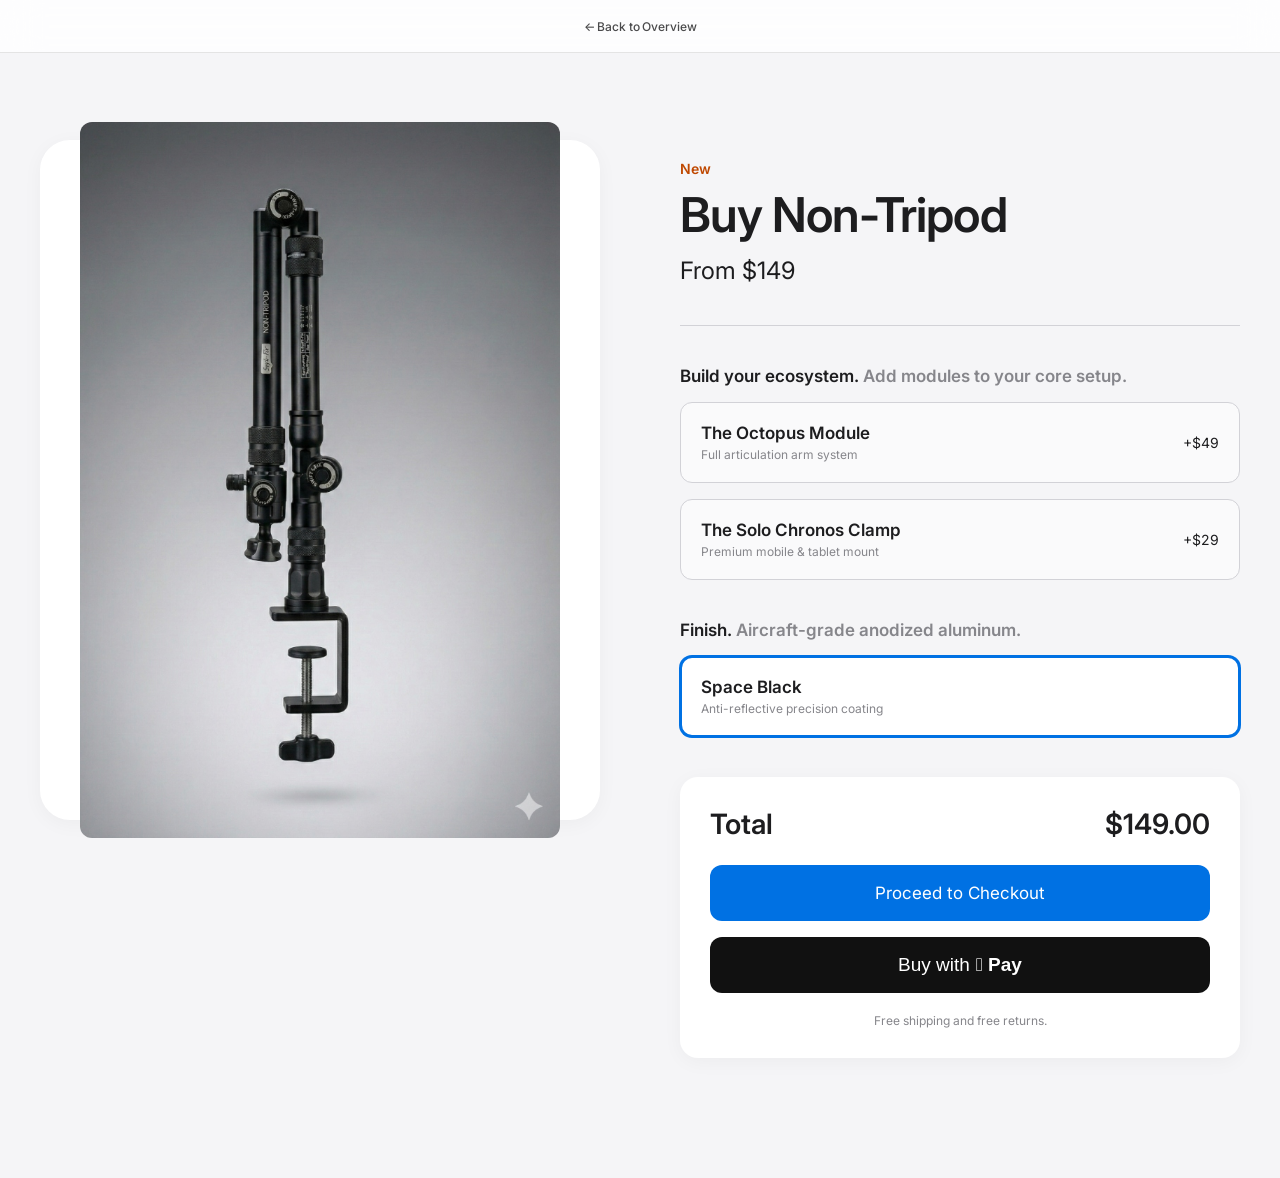
<file: shop.html>
<!DOCTYPE html>
<html lang="en">
<head>
    <meta charset="UTF-8">
    <meta name="viewport" content="width=device-width, initial-scale=1.0">
    <title>Buy Non-Tripod - Perfa-Pik</title>
    <link rel="preconnect" href="https://fonts.googleapis.com">
    <link rel="preconnect" href="https://fonts.gstatic.com" crossorigin>
    <link href="https://fonts.googleapis.com/css2?family=Inter:wght@400;500;600;700&display=swap" rel="stylesheet">
    <style>
        /* Apple Shop Layout specific styles */
        body {
            background-color: #f5f5f7;
            font-family: 'Inter', -apple-system, BlinkMacSystemFont, sans-serif;
            color: #1d1d1f;
            padding-top: 60px;
            margin: 0;
            -webkit-font-smoothing: antialiased;
        }
        
        .global-nav {
            position: fixed;
            top: 0;
            width: 100%;
            height: 52px;
            background: rgba(255, 255, 255, 0.82);
            backdrop-filter: blur(20px);
            -webkit-backdrop-filter: blur(20px);
            z-index: 9999;
            border-bottom: 1px solid rgba(0,0,0,0.1);
            display: flex;
            align-items: center;
            justify-content: center;
        }

        .global-nav a {
            color: #1d1d1f;
            text-decoration: none;
            font-size: 12px;
            font-weight: 500;
            letter-spacing: -0.01em;
            opacity: 0.8;
            transition: opacity 0.2s;
        }

        .global-nav a:hover {
            opacity: 1;
        }
        
        .shop-container {
            max-width: 1200px;
            margin: 0 auto;
            padding: 80px 20px 120px;
            display: flex;
            gap: 80px;
        }
        
        @media (max-width: 900px) {
            .shop-container {
                flex-direction: column;
                padding-top: 40px;
                gap: 40px;
            }
        }

        /* Left side - Sticky Image */
        .shop-left {
            flex: 1;
        }
        
        .sticky-gallery {
            position: sticky;
            top: 100px;
            background: #fff;
            border-radius: 30px;
            padding: 40px;
            box-shadow: 0 4px 20px rgba(0,0,0,0.04);
            display: flex;
            justify-content: center;
            align-items: center;
            height: 600px;
        }

        .sticky-gallery img {
            max-width: 100%;
            border-radius: 12px;
            object-fit: cover;
        }

        /* Right side - Options */
        .shop-right {
            flex: 1;
            padding-top: 20px;
        }
        
        .product-title {
            font-size: 48px;
            font-weight: 600;
            letter-spacing: -0.02em;
            margin-bottom: 12px;
            margin-top: 0;
        }
        
        .product-price {
            font-size: 24px;
            color: #1d1d1f;
            font-weight: 400;
            margin-bottom: 40px;
        }

        .config-section {
            margin-bottom: 40px;
        }
        
        .config-section h3 {
            font-size: 17px;
            font-weight: 600;
            margin-bottom: 16px;
        }

        .config-grid {
            display: grid;
            grid-template-columns: 1fr;
            gap: 16px;
        }

        .option-card {
            border: 1px solid #d2d2d7;
            border-radius: 12px;
            padding: 20px;
            background: rgba(255,255,255,0.5);
            cursor: pointer;
            transition: all 0.2s ease;
            display: flex;
            justify-content: space-between;
            align-items: center;
        }

        .option-card:hover {
            border-color: #86868b;
        }

        .option-card.selected {
            border-color: #0071e3;
            border-width: 2px;
            padding: 19px; /* keep total height consistent */
            background: #fff;
            box-shadow: 0 0 0 1px #0071e3;
        }

        .option-details h4 {
            font-size: 17px;
            font-weight: 600;
            margin-bottom: 4px;
            margin-top: 0;
        }

        .option-details p {
            font-size: 12px;
            color: #86868b;
            margin: 0;
        }

        .option-price {
            font-size: 14px;
            color: #1d1d1f;
        }

        .summary-box {
            background: #fff;
            border-radius: 18px;
            padding: 30px;
            margin-top: 40px;
            box-shadow: 0 4px 20px rgba(0,0,0,0.04);
        }

        .summary-total {
            font-size: 28px;
            font-weight: 600;
            margin-bottom: 24px;
            display: flex;
            justify-content: space-between;
        }

        .btn-add-bag {
            display: block;
            width: 100%;
            background: #0071e3;
            color: white;
            text-align: center;
            text-decoration: none;
            padding: 18px;
            border-radius: 12px;
            font-size: 17px;
            font-weight: 400;
            transition: background 0.3s;
            border: none;
            cursor: pointer;
            box-sizing: border-box;
        }

        .btn-add-bag:hover {
            background: #0077ED;
        }
        
        .apple-pay-preview {
            margin-top: 16px;
            height: 56px;
            border-radius: 12px;
            background: #111;
            display: flex;
            align-items: center;
            justify-content: center;
            color: #fff;
            font-weight: 500;
            font-size: 19px;
            font-family: -apple-system, BlinkMacSystemFont, "Segoe UI", sans-serif;
            cursor: pointer;
            text-decoration: none;
            transition: transform 0.2s;
        }

        .apple-pay-preview:hover {
            transform: scale(1.01);
        }
        
        .apple-pay-preview span {
            margin-left: 6px;
            font-weight: 600;
        }

    </style>
</head>
<body>

    <nav class="global-nav">
        <a href="index.html">← Back to Overview</a>
    </nav>

    <div class="shop-container">
        <!-- Left: Image Sticky -->
        <div class="shop-left">
            <div class="sticky-gallery">
                <img src="assets/images/product_profile.jpg" alt="Non-Tripod Set">
            </div>
        </div>
        
        <!-- Right: Configurator -->
        <div class="shop-right">
            <div style="font-size: 14px; color: #bf4800; font-weight: 600; margin-bottom: 8px;">New</div>
            <h1 class="product-title">Buy Non-Tripod</h1>
            <div class="product-price">From $149</div>
            
            <div style="height: 1px; background: #d2d2d7; margin: 40px 0;"></div>
            
            <!-- Step 1 -->
            <div class="config-section">
                <h3>Build your ecosystem. <span style="color: #86868b">Add modules to your core setup.</span></h3>
                <div class="config-grid">
                    
                    <div class="option-card" data-price="49" id="opt-octopus" onclick="toggleOption('opt-octopus')">
                        <div class="option-details">
                            <h4>The Octopus Module</h4>
                            <p>Full articulation arm system</p>
                        </div>
                        <div class="option-price">+$49</div>
                    </div>
                    
                    <div class="option-card" data-price="29" id="opt-chronos" onclick="toggleOption('opt-chronos')">
                        <div class="option-details">
                            <h4>The Solo Chronos Clamp</h4>
                            <p>Premium mobile & tablet mount</p>
                        </div>
                        <div class="option-price">+$29</div>
                    </div>
                    
                </div>
            </div>
            
            <!-- Step 2 -->
            <div class="config-section">
                <h3>Finish. <span style="color: #86868b">Aircraft-grade anodized aluminum.</span></h3>
                <div class="config-grid">
                    <div class="option-card selected" style="cursor: default;">
                        <div class="option-details">
                            <h4>Space Black</h4>
                            <p>Anti-reflective precision coating</p>
                        </div>
                    </div>
                </div>
            </div>
            
            <div class="summary-box">
                <div class="summary-total">
                    <span>Total</span>
                    <span id="price-total">$149.00</span>
                </div>
                <a href="checkout.html" class="btn-add-bag">Proceed to Checkout</a>
                <a href="checkout.html" class="apple-pay-preview">
                   Buy with <span> Pay</span>
                </a>
                <div style="text-align: center; font-size: 12px; color: #86868b; margin-top: 20px;">
                    Free shipping and free returns.
                </div>
            </div>
        </div>
    </div>

    <script>
        let basePrice = 149;
        
        function toggleOption(id) {
            const card = document.getElementById(id);
            card.classList.toggle('selected');
            updateTotal();
        }
        
        function updateTotal() {
            let total = basePrice;
            document.querySelectorAll('.option-card.selected[data-price]').forEach(card => {
                total += parseInt(card.getAttribute('data-price'));
            });
            document.getElementById('price-total').innerText = '$' + total + '.00';
            localStorage.setItem('cartTotal', total); // Save to local storage for checkout
        }
        
        // init total on load
        localStorage.setItem('cartTotal', basePrice);
    </script>
</body>
</html>
</file>
<file: style.css>
:root {
    --bg-color: #cecece;
    --text-color: #1d1d1f;
    --text-muted: #6e6e73;
    --accent-color: #00d1ff;
    --surface-color: rgba(0, 0, 0, 0.05);
    --glass-bg: rgba(206, 206, 206, 0.7);
    --glass-border: rgba(0, 0, 0, 0.1);
    --font-main: 'Inter', sans-serif;
    --font-heading: 'Outfit', sans-serif;
    --section-padding: 120px;
}

* {
    margin: 0;
    padding: 0;
    box-sizing: border-box;
}

body {
    background-color: var(--bg-color);
    color: var(--text-color);
    font-family: var(--font-main);
    line-height: 1.5;
    overflow-x: hidden;
    -webkit-font-smoothing: antialiased;
}

.container {
    max-width: 1400px;
    margin: 0 auto;
    padding: 0 40px;
}

/* Typography */
h1,
h2,
h3 {
    font-family: var(--font-heading);
    font-weight: 700;
    letter-spacing: -0.02em;
}

.text-red {
    color: var(--accent-color);
}

.text-muted {
    color: var(--text-muted);
}

/* Navigation */
nav {
    position: fixed;
    top: 0;
    width: 100%;
    z-index: 1000;
    background: var(--glass-bg);
    backdrop-filter: blur(20px);
    border-bottom: 1px solid var(--glass-border);
    padding: 20px 0;
}

.nav-content {
    display: flex;
    justify-content: space-between;
    align-items: center;
}

.logo {
    display: flex;
    align-items: center;
    gap: 10px;
    font-family: var(--font-heading);
    font-weight: 800;
    font-size: 1.2rem;
}

.logo img {
    height: 32px;
}

.nav-links {
    display: flex;
    gap: 30px;
    list-style: none;
}

.nav-links a {
    text-decoration: none;
    color: var(--text-color);
    font-weight: 500;
    font-size: 0.9rem;
    opacity: 0.7;
    transition: opacity 0.3s;
}

.nav-links a:hover {
    opacity: 1;
}

/* Sections */
section {
    padding: var(--section-padding) 0;
    min-height: 80vh;
    display: flex;
    align-items: center;
}

.brochure-slide {
    display: grid;
    grid-template-columns: 1fr 1fr;
    gap: 60px;
    align-items: center;
}

.slide-content {
    max-width: 500px;
}

.slide-content h2 {
    font-size: 3.5rem;
    line-height: 1.1;
    margin-bottom: 30px;
}

.slide-content p {
    font-size: 1.2rem;
    color: var(--text-muted);
    margin-bottom: 40px;
}

.slide-image img {
    width: 100%;
    height: auto;
    border-radius: 20px;
}

/* Hero Slide (Scrollytelling) */
.hero-scroll-container {
    height: 300vh;
    position: relative;
    width: 100%;
}

.hero-sticky-slide {
    position: sticky;
    top: 0;
    height: 100vh;
    width: 100%;
    display: flex;
    flex-direction: column;
    align-items: center;
    justify-content: center;
    overflow: hidden;
}

.canvas-container {
    position: absolute;
    top: 0;
    left: 0;
    width: 100%;
    height: 100%;
    z-index: -1;
    background: #cecece;
    /* Optional vignette shadow to hide dark borders of the images */
    box-shadow: inset 0 0 150px 80px #cecece;
}

#hero-canvas {
    width: 100%;
    height: 100%;
    object-fit: cover;
    opacity: 0.95;
    mix-blend-mode: luminosity;
    transform: scale(1.02);
    /* Hide Veo watermark */
}

/* Apple-style minimalist overlay text */
.hero-overlay-content {
    position: relative;
    z-index: 10;
    text-align: center;
    color: #1d1d1f;
    max-width: 800px;
    padding: 0 40px;
    margin-top: -10vh;
    /* optical centering */
}

.hero-overlay-content h2 {
    font-size: 5rem;
    font-weight: 800;
    letter-spacing: -0.04em;
    margin-bottom: 15px;
    text-shadow: 0 2px 10px rgba(0, 0, 0, 0.4);
}

.hero-overlay-content h3 {
    font-size: 2rem;
    font-family: var(--font-main);
    font-weight: 500;
    color: #424245;
    letter-spacing: -0.02em;
    margin-bottom: 40px;
    text-shadow: 0 1px 5px rgba(0, 0, 0, 0.3);
}

.hero-buttons-container {
    position: absolute;
    bottom: 15%;
    left: 50%;
    transform: translateX(-50%);
    display: flex;
    gap: 16px;
    z-index: 20;
    opacity: 0;
    pointer-events: none;
    transition: opacity 0.6s ease;
}

.hero-buttons-container.visible {
    opacity: 1;
    pointer-events: auto;
}

.btn-apple-primary {
    background: #ffffff;
    color: #1d1d1f;
    border: none;
    padding: 15px 32px;
    border-radius: 40px;
    font-size: 15px;
    font-family: var(--font-main);
    font-weight: 500;
    letter-spacing: -0.01em;
    text-decoration: none;
    transition: all 0.3s ease;
    box-shadow: 0 4px 15px rgba(0, 0, 0, 0.1);
}

.btn-apple-primary:hover {
    background: #ffffff;
    transform: translateY(-2px) scale(1.03);
    box-shadow: 0 10px 30px rgba(255, 255, 255, 0.2);
}

.btn-apple-secondary {
    background: rgba(0, 0, 0, 0.4);
    color: #ffffff;
    border: 1px solid rgba(255, 255, 255, 0.2);
    backdrop-filter: blur(10px);
    -webkit-backdrop-filter: blur(10px);
    padding: 14px 32px;
    border-radius: 40px;
    font-size: 15px;
    font-family: var(--font-main);
    font-weight: 500;
    letter-spacing: -0.01em;
    text-decoration: none;
    transition: all 0.5s cubic-bezier(0.19, 1, 0.22, 1);
}

.btn-apple-secondary:hover {
    background: rgba(255, 255, 255, 0.1);
    border-color: rgba(255, 255, 255, 0.6);
    transform: translateY(-2px) scale(1.03);
    box-shadow: 0 10px 30px rgba(255, 255, 255, 0.1);
}

.btn-glass {
    background: rgba(255, 255, 255, 0.1);
    color: #ffffff;
    border: 1px solid rgba(255, 255, 255, 0.2);
    backdrop-filter: blur(10px);
    -webkit-backdrop-filter: blur(10px);
    padding: 14px 32px;
    border-radius: 40px;
    font-size: 15px;
    font-family: var(--font-main);
    font-weight: 500;
    letter-spacing: -0.01em;
    text-decoration: none;
    transition: all 0.5s cubic-bezier(0.19, 1, 0.22, 1);
    display: inline-flex;
    align-items: center;
    justify-content: center;
    cursor: pointer;
}

.btn-glass:hover {
    background: rgba(255, 255, 255, 0.2);
    border-color: rgba(255, 255, 255, 0.6);
    transform: translateY(-2px) scale(1.03);
    box-shadow: 0 10px 30px rgba(255, 255, 255, 0.1);
}

/* Use Case Grid */
.use-case-grid {
    display: grid;
    grid-template-columns: repeat(2, 1fr);
    gap: 30px;
}

.use-case-card {
    background: var(--surface-color);
    padding: 0;
    border-radius: 30px;
    overflow: hidden;
    text-align: left;
}

.case-img {
    width: 100%;
    aspect-ratio: 16 / 9;
    background-image: url('assets/images/use_case_light.png');
    background-size: 200% auto;
    /* Keep the square image square */
    background-repeat: no-repeat;
    margin-bottom: 20px;
    background-color: var(--surface-color);
}

/* Recalculated positions for a 200% wide source to avoid distortion */
.case-img.study {
    background-position: 0% 0%;
}

.case-img.precision {
    background-position: 100% 0%;
}

.case-img.relax {
    background-position: 0% 50%;
}

.case-img.wakeup {
    background-position: 100% 50%;
}

.use-case-card h3 {
    font-size: 1.5rem;
    margin-bottom: 15px;
    padding: 0 30px;
}

.use-case-card p {
    padding: 0 30px 40px 30px;
}

/* Technical Gallery */
.tech-gallery {
    display: grid;
    grid-template-columns: repeat(3, 1fr);
    gap: 40px;
    margin-top: 60px;
}

.tech-card {
    text-align: left;
    transition: all 0.6s cubic-bezier(0.19, 1, 0.22, 1);
}

.tech-card:hover {
    transform: translateY(-8px);
}

.tech-card img {
    width: 100%;
    height: auto;
    border-radius: 20px;
    margin-bottom: 25px;
    box-shadow: 0 20px 40px rgba(0, 0, 0, 0.05);
    transition: all 0.6s cubic-bezier(0.19, 1, 0.22, 1);
}

.tech-card:hover img {
    transform: translateY(-6px) scale(1.03);
    box-shadow: 0 30px 60px rgba(0, 0, 0, 0.2);
}

.tech-card h3 {
    font-size: 1.4rem;
    margin-bottom: 12px;
}

.tech-card p {
    font-size: 1rem;
    color: var(--text-muted);
}

/* Animations */
.reveal {
    opacity: 0;
    transform: translateY(40px) scale(0.96);
    filter: blur(8px);
    transition: all 1.2s cubic-bezier(0.19, 1, 0.22, 1);
}

.reveal.active {
    opacity: 1;
    transform: translateY(0) scale(1);
    filter: blur(0px);
}

/* ------------------------------------- */
/* 3D Image Carousel Section             */
/* ------------------------------------- */

.scene,
.a3d {
    display: grid;
}

.scene {
    /* prevent scrollbars */
    overflow: hidden;
    /* for 3D look; smaller = more extreme effect */
    perspective: 35em;
    -webkit-mask: linear-gradient(90deg, #0000, red 20% 80%, #0000);
    mask: linear-gradient(90deg, #0000, red 20% 80%, #0000);
    width: 100%;
}

.a3d {
    place-self: center;
    /* don't flatten 3D transformed children 
   * of this parent having its own 3D transform */
    transform-style: preserve-3d;
    animation: ry 32s linear infinite;
}

/* simplest y axis rotation */
@keyframes ry {
    to {
        transform: rotateY(1turn);
    }
}

.carousel-card {
    /* base card width, you may change this */
    --w: 17.5em;
    /* compute base angle corresponding to a card */
    --ba: calc(1turn / var(--n));
    /* in the future: sibling-count() */
    grid-area: 1/1;
    width: var(--w);
    aspect-ratio: 7/10;
    object-fit: cover;
    border-radius: 1.5em;
    /* don't want to see back of cards in front of screen plane */
    backface-visibility: hidden;
    /* need to use a transform chain here, cannot use separate 
   * rotate & translate properties because they'd be applied 
   * in wrong order (translate, then rotate) for what we need */
    transform: rotatey(calc(var(--i)*var(--ba))) translatez(calc(-1*(.5*var(--w) + .5em)/tan(.5*var(--ba))));
}

@media (prefers-reduced-motion: reduce) {
    .a3d {
        animation-duration: 128s;
    }
}

/* Buttons */
.btn {
    display: inline-block;
    padding: 16px 32px;
    border-radius: 100px;
    text-decoration: none;
    font-weight: 600;
    transition: all 0.3s;
}

.btn-primary {
    background: var(--accent-color);
    color: white;
}

.btn-primary:hover {
    transform: scale(1.05);
}

footer {
    padding: 60px 0;
    border-top: 1px solid var(--surface-color);
    text-align: center;
}

.footer-logo {
    width: 120px;
    margin-bottom: 20px;
}

/* Final Branding Slide */
.final-branding {
    min-height: 100vh;
    display: flex;
    justify-content: center;
    align-items: center;
    text-align: center;
    background: transparent;
    position: relative;
    padding: 0;
}

.center-content {
    display: flex;
    flex-direction: column;
    align-items: center;
    gap: 20px;
}

.final-tagline {
    font-size: 5rem !important;
    font-weight: 800;
    margin-bottom: 0 !important;
    letter-spacing: -2px;
}

.final-logo {
    width: 240px;
}

/* Dyson Sticker Asset */
.dyson-sticker {
    position: absolute;
    bottom: 60px;
    left: 60px;
    background: #f0f0f0;
    padding: 15px;
    font-size: 9px;
    font-family: 'Inter', sans-serif;
    text-align: left;
    border-radius: 4px;
    color: #333;
    width: 240px;
    box-shadow: 0 4px 10px rgba(0, 0, 0, 0.05);
}

.serial-grid {
    display: flex;
    justify-content: space-between;
    margin-bottom: 8px;
    padding-bottom: 8px;
    border-bottom: 1px solid #ccc;
}

.serial-item {
    display: flex;
    flex-direction: column;
}

.serial-item .label {
    font-weight: 800;
    font-size: 7px;
    color: #999;
}

.barcode {
    font-size: 16px;
    letter-spacing: -1px;
    opacity: 0.8;
}

.compliance-logos {
    display: flex;
    gap: 12px;
    margin-bottom: 8px;
    font-weight: 700;
    font-size: 8px;
}

.dyson-footer {
    font-size: 7px;
    opacity: 0.5;
    line-height: 1.3;
}

@media (max-width: 768px) {
    .final-tagline {
        font-size: 3rem !important;
    }

    .dyson-sticker {
        display: none;
    }
}

@media (max-width: 968px) {
    .brochure-slide {
        grid-template-columns: 1fr;
        text-align: center;
    }

    .slide-content {
        max-width: 100%;
    }

    .slide-content h2 {
        font-size: 2.5rem;
    }

    .tech-gallery {
        grid-template-columns: 1fr;
        gap: 40px;
    }
}

/* ------------------------------------- */
/* Section 2: Multi-Tool Analogy         */
/* ------------------------------------- */

.multi-tool-scroll-container {
    height: 350vh;
    /* scroll length */
    position: relative;
    width: 100%;
}

.multi-tool-sticky-slide {
    position: sticky;
    top: 0;
    height: 100vh;
    width: 100%;
    overflow: hidden;
    background-color: #050505;
    /* Deep Charcoal */
    color: #ffffff;
}

.multi-tool-canvas-container {
    position: absolute;
    top: 0;
    left: 0;
    width: 100%;
    height: 100%;
    z-index: 0;
    background: #050505;
    /* Blend edges into the deep charcoal */
    box-shadow: inset 0 0 150px 80px #050505;
}

#multi-tool-canvas {
    width: 100%;
    height: 100%;
    object-fit: cover;
    /* or contain depending on image ratio */
}

/* Split-Text Layout: Top */
.multi-tool-header {
    position: absolute;
    top: 10vh;
    left: 0;
    width: 100%;
    text-align: center;
    z-index: 10;
    padding: 0 20px;
}

.text-gradient-mask {
    /* Create the 'emerging from darkness' look */
    -webkit-mask-image: linear-gradient(to bottom, rgba(0, 0, 0, 1) 30%, rgba(0, 0, 0, 0) 100%);
    mask-image: linear-gradient(to bottom, rgba(0, 0, 0, 1) 30%, rgba(0, 0, 0, 0) 100%);
    color: #ffffff;
    font-size: 4.5rem;
    font-weight: 800;
    letter-spacing: -0.03em;
    margin-bottom: 5px;
}

.text-gradient-mask.subhead {
    font-family: var(--font-main);
    font-size: 1.8rem;
    font-weight: 500;
    color: rgba(255, 255, 255, 0.8);
    -webkit-mask-image: linear-gradient(to bottom, rgba(0, 0, 0, 1) 10%, rgba(0, 0, 0, 0) 100%);
    mask-image: linear-gradient(to bottom, rgba(0, 0, 0, 1) 10%, rgba(0, 0, 0, 0) 100%);
}

/* Split-Text Layout: Bottom */
.multi-tool-footer {
    position: absolute;
    bottom: 0;
    left: 0;
    width: 100%;
    padding: 0 40px 6vh;
    z-index: 10;
    display: flex;
    justify-content: center;
    /* Soft gradient fade up from bottom to make text legible */
    background: linear-gradient(to top, rgba(5, 5, 5, 1) 0%, rgba(5, 5, 5, 0) 100%);
}

.multi-tool-footer p {
    max-width: 600px;
    font-size: 1rem;
    line-height: 1.6;
    color: rgba(255, 255, 255, 0.5);
    /* text-white/50 equivalent */
    text-align: center;
    font-family: var(--font-main);
}

/* Dynamic Labels & Leader Lines */
.dynamic-labels-container {
    position: absolute;
    top: 0;
    left: 0;
    width: 100%;
    height: 100%;
    z-index: 5;
    pointer-events: none;
}

.dynamic-label {
    position: absolute;
    opacity: 0;
    transform: scale(0.9) translateY(10px);
    transition: all 0.4s cubic-bezier(0.175, 0.885, 0.32, 1.275);
    /* Spring animation */
    /* We will use generic % positions here; JS will handle activation */
}

.dynamic-label.active {
    opacity: 1;
    transform: scale(1) translateY(0);
}

.label-text {
    font-family: var(--font-main);
    font-size: 0.9rem;
    font-weight: 700;
    letter-spacing: 0.05em;
    text-transform: uppercase;
    color: #ffffff;
    white-space: nowrap;
}

.label-desc {
    font-weight: 400;
    font-size: 0.75rem;
    color: rgba(255, 255, 255, 0.6);
    text-transform: none;
}

.leader-line {
    position: absolute;
    background-color: rgba(255, 255, 255, 0.3);
}

/* Pre-positioned approximate coordinates for labels based on typical folding mount vids */
#label-audio {
    top: 30%;
    left: 35%;
    text-align: right;
}

#label-audio .leader-line {
    right: -60px;
    top: 50%;
    width: 50px;
    height: 1px;
}

#label-lighting {
    top: 40%;
    left: 63%;
    text-align: left;
}

#label-lighting .leader-line {
    left: -60px;
    top: 50%;
    width: 50px;
    height: 1px;
}

#label-cinema {
    top: 58%;
    left: 32%;
    text-align: right;
}

#label-cinema .leader-line {
    right: -50px;
    top: 50%;
    width: 40px;
    height: 1px;
}

#label-mobile {
    top: 75%;
    left: 60%;
    text-align: left;
}

#label-mobile .leader-line {
    left: -60px;
    top: -10px;
    width: 1px;
    height: 30px;
    transform: rotate(45deg);
}


/* Floating Animations */
@keyframes float {
    0% {
        transform: translateY(0px);
    }

    50% {
        transform: translateY(-15px);
    }

    100% {
        transform: translateY(0px);
    }
}

@keyframes float-delay {
    0% {
        transform: translateY(0px);
    }

    50% {
        transform: translateY(15px);
    }

    100% {
        transform: translateY(0px);
    }
}

/* Advanced Motion Graphics Classes */
@keyframes slow-breathe {

    0%,
    100% {
        opacity: 0.6;
        filter: brightness(1) blur(0px);
    }

    50% {
        opacity: 1;
        filter: brightness(1.3) blur(2px);
    }
}

@keyframes sonar-ping {
    0% {
        transform: scale(1);
        opacity: 0.8;
    }

    75%,
    100% {
        transform: scale(3.5);
        opacity: 0;
    }
}

.sonar-dot {
    position: absolute;
    width: 6px;
    height: 6px;
    background: #fff;
    border-radius: 50%;
    top: -3px;
    right: -3px;
    z-index: 20;
}

.sonar-dot::after {
    content: '';
    position: absolute;
    width: 100%;
    height: 100%;
    background: rgba(255, 255, 255, 0.8);
    border-radius: 50%;
    animation: sonar-ping 2s cubic-bezier(0, 0, 0.2, 1) infinite;
}

.floating {
    animation: float 6s ease-in-out infinite;
}

.floating-slow {
    animation: float 8s ease-in-out infinite;
}

.floating-delay {
    animation: float-delay 7s ease-in-out infinite;
}

/* ------------------------------------- */
/* Review Section                        */
/* ------------------------------------- */

.review-section {
    position: relative;
    min-height: 100vh;
    display: flex;
    flex-direction: column;
    align-items: center;
    justify-content: center;
    background: linear-gradient(135deg, #1a2332 0%, #0f1419 100%);
    color: white;
    overflow: hidden;
    padding: 100px 0;
}

.about-title {
    font-size: 6rem;
    font-weight: 900;
    text-transform: uppercase;
    letter-spacing: -0.02em;
    position: absolute;
    top: 120px;
    left: 50%;
    transform: translateX(-50%);
    pointer-events: none;
    white-space: nowrap;
    font-family: var(--font-heading);
    background: linear-gradient(to bottom,
            rgba(255, 255, 255, 0.1) 30%,
            rgba(255, 255, 255, 0.02) 76%);
    -webkit-background-clip: text;
    background-clip: text;
    color: transparent;
    text-shadow: 0 0 30px rgba(255, 255, 255, 0.1);
}

.review-carousel-container {
    width: 100%;
    max-width: 1200px;
    height: 400px;
    position: relative;
    perspective: 1000px;
    margin-top: 120px;
    cursor: grab;
}

.review-carousel-container:active {
    cursor: grabbing;
}

.carousel-track {
    width: 100%;
    height: 100%;
    display: flex;
    justify-content: center;
    align-items: center;
    position: relative;
    transform-style: preserve-3d;
    transition: transform 0.8s cubic-bezier(0.25, 0.46, 0.45, 0.94);
}

.review-card {
    position: absolute;
    width: 400px;
    height: auto;
    min-height: 280px;
    background: rgba(255, 255, 255, 0.1);
    backdrop-filter: blur(10px);
    border: 1px solid rgba(255, 255, 255, 0.2);
    border-radius: 20px;
    overflow: hidden;
    box-shadow: 0 20px 40px rgba(0, 0, 0, 0.3);
    transition: all 0.8s cubic-bezier(0.25, 0.46, 0.45, 0.94);
    cursor: pointer;
}

.testimonial-content {
    padding: 40px 35px;
    height: 100%;
    display: flex;
    flex-direction: column;
    justify-content: space-between;
    text-align: left;
}

.quote-mark {
    font-size: 4rem;
    font-weight: bold;
    color: rgba(255, 255, 255, 0.3);
    line-height: 1;
    margin-bottom: -10px;
}

.testimonial-text {
    font-size: 1.1rem;
    line-height: 1.6;
    color: rgba(255, 255, 255, 0.9);
    margin-bottom: 25px;
    flex-grow: 1;
}

.testimonial-author h4 {
    font-size: 1.3rem;
    font-weight: 600;
    color: white;
    margin-bottom: 5px;
}

.testimonial-author p {
    font-size: 0.95rem;
    color: rgba(255, 255, 255, 0.6);
    font-weight: 400;
}

.review-card.center {
    z-index: 10;
    transform: scale(1.05) translateZ(0);
    background: rgba(255, 255, 255, 0.15);
    opacity: 1;
}

.review-card.left-1 {
    z-index: 5;
    transform: translateX(-250px) scale(0.85) translateZ(-100px);
    opacity: 0.7;
}

.review-card.right-1 {
    z-index: 5;
    transform: translateX(250px) scale(0.85) translateZ(-100px);
    opacity: 0.7;
}

.review-card.hidden {
    opacity: 0;
    pointer-events: none;
    transform: scale(0.7) translateZ(-200px);
}

.dots {
    display: flex;
    justify-content: center;
    gap: 12px;
    margin-top: 50px;
}

.dot {
    width: 12px;
    height: 12px;
    border-radius: 50%;
    background: rgba(255, 255, 255, 0.3);
    cursor: pointer;
    transition: all 0.3s ease;
}

.dot.active {
    background: white;
    transform: scale(1.2);
    box-shadow: 0 0 15px rgba(255, 255, 255, 0.5);
}

.nav-arrow {
    position: absolute;
    top: 50%;
    transform: translateY(-50%);
    background: rgba(255, 255, 255, 0.1);
    backdrop-filter: blur(10px);
    border: 1px solid rgba(255, 255, 255, 0.2);
    color: white;
    width: 50px;
    height: 50px;
    border-radius: 50%;
    display: flex;
    align-items: center;
    justify-content: center;
    cursor: pointer;
    z-index: 20;
    transition: all 0.3s ease;
    font-size: 1.5rem;
    outline: none;
    padding-bottom: 2px;
}

.nav-arrow:hover {
    background: rgba(255, 255, 255, 0.2);
    transform: translateY(-50%) scale(1.1);
    box-shadow: 0 0 20px rgba(255, 255, 255, 0.3);
}

.nav-arrow.left {
    left: 50px;
    padding-right: 3px;
}

.nav-arrow.right {
    right: 50px;
    padding-left: 3px;
}

.cta-button {
    background: white;
    color: #1a2332;
    border: none;
    padding: 15px 35px;
    border-radius: 30px;
    font-size: 1.1rem;
    font-weight: 600;
    cursor: pointer;
    transition: all 0.3s ease;
    margin-top: 40px;
    box-shadow: 0 10px 30px rgba(255, 255, 255, 0.2);
}

.cta-button:hover {
    transform: translateY(-2px);
    box-shadow: 0 15px 40px rgba(255, 255, 255, 0.3);
}

/* Apple Style Sub Navigation */
.apple-subnav {
    position: fixed;
    top: 0;
    width: 100%;
    z-index: 999;
    padding: 12px 0;

    /* Initially transparent */
    background: rgba(29, 29, 31, 0);
    backdrop-filter: blur(0px);
    -webkit-backdrop-filter: blur(0px);
    border-bottom: 1px solid rgba(255, 255, 255, 0);

    /* Apple fluid transition timing */
    transition: background 0.4s cubic-bezier(0.25, 1, 0.5, 1),
        backdrop-filter 0.4s cubic-bezier(0.25, 1, 0.5, 1),
        border-color 0.4s cubic-bezier(0.25, 1, 0.5, 1);
}

.apple-subnav.scrolled {
    background: rgba(29, 29, 31, 0.72);
    backdrop-filter: blur(20px);
    -webkit-backdrop-filter: blur(20px);
    border-bottom: 1px solid rgba(255, 255, 255, 0.1);
}

.subnav-content-apple {
    display: flex;
    justify-content: space-between;
    align-items: center;
    max-width: 1000px;
    margin: 0 auto;
    padding: 0 40px;
}

.subnav-title {
    color: #f5f5f7;
    font-size: 21px;
    font-weight: 600;
    letter-spacing: 0.01em;
}

.subnav-right {
    display: flex;
    align-items: center;
    gap: 24px;
}

.subnav-link {
    color: #f5f5f7;
    text-decoration: none;
    font-size: 12px;
    opacity: 0.8;
}

.subnav-link:hover {
    opacity: 1;
}

.btn-apple-buy-small {
    background: #0071e3;
    color: #fff;
    padding: 4px 12px;
    border-radius: 980px;
    font-size: 12px;
    text-decoration: none;
    font-weight: 400;
}

/* Apple Hero Text Overlay */
.apple-hero-text {
    position: relative;
    z-index: 10;
    text-align: center;
    margin-top: -30vh;
    padding-top: 100px;
}

.apple-hero-text h3 {
    font-size: 24px;
    font-weight: 600;
    color: #f5f5f7;
    margin-bottom: 5px;
    letter-spacing: 0.01em;
}

.apple-hero-text h1 {
    font-size: clamp(60px, 10vw, 140px);
    font-weight: 800;
    line-height: 1;
    letter-spacing: -0.04em;
    background: linear-gradient(135deg, #1d1d1f 0%, #434345 100%);
    -webkit-background-clip: text;
    background-clip: text;
    -webkit-text-fill-color: transparent;
    text-shadow: none;
}

/* Apple Hero Buttons Container */
.hero-buttons-container {
    position: absolute;
    bottom: 8%;
    left: 50%;
    transform: translateX(-50%);
    z-index: 20;
    display: flex;
    flex-direction: column;
    align-items: center;
    gap: 16px;
    opacity: 0;
    pointer-events: none;
    transition: opacity 0.8s ease;
}

.hero-buttons-container.visible {
    opacity: 1;
    pointer-events: auto;
}

.btn-apple-buy-large {
    background: #0071e3;
    color: #fff;
    padding: 12px 22px;
    border-radius: 980px;
    font-size: 17px;
    text-decoration: none;
    font-weight: 400;
    transition: background 0.3s;
}

.btn-apple-buy-large:hover {
    background: #0077ED;
}

.apple-price-text {
    font-size: 14px;
    color: #f5f5f7;
    font-weight: 400;
}

/* Highlights Section */
.highlights-section {
    display: flex !important;
    flex-direction: column;
    justify-content: center;
    padding: 20px 40px;
    background: #000;
    color: #fff;
    max-width: none;
    overflow: hidden;
    min-height: 100vh !important;
}

.highlights-header {
    max-width: 1400px;
    width: 100%;
    margin: 0 auto 30px;
}

.highlights-eyebrow {
    font-size: 12px;
    font-weight: 600;
    letter-spacing: 0.12em;
    text-transform: uppercase;
    color: #86868b;
    margin: 0 0 12px 0;
}

.highlights-header h2 {
    font-size: clamp(28px, 5vw, 56px);
    font-weight: 700;
    letter-spacing: -0.03em;
    margin-top: 0;
    margin-bottom: 8px;
    line-height: 1.05;
}

.highlights-header p {
    font-size: clamp(14px, 2vw, 18px);
    color: #86868b;
    font-weight: 400;
    margin: 0;
    letter-spacing: -0.01em;
    line-height: 1.5;
}

.highlights-carousel {
    max-width: 1400px;
    width: 100%;
    margin: 0 auto;
    position: relative;
    overflow: hidden;
}

.highlights-track {
    display: flex;
    gap: 20px;
    transition: transform 0.6s cubic-bezier(0.25, 1, 0.5, 1);
    width: 100%;
}

.highlight-slide {
    flex: 0 0 100%;
    height: 65vh;
    max-height: 700px;
    min-height: 400px;
    border-radius: 40px;
    position: relative;
    overflow: hidden;
    background: #111;
    display: flex;
    flex-direction: column;
    box-shadow: 0 20px 60px rgba(0, 0, 0, 0.5);
}

.highlight-slide.black-slide,
.highlight-slide.dark-slide,
.highlight-slide.silver-slide {
    background: #000;
    border: none;
    color: #fff;
}

.slide-bg-image {
    position: absolute;
    top: 0;
    left: 0;
    width: 100%;
    height: 100%;
    object-fit: cover;
    z-index: 1;
    transition: transform 10s cubic-bezier(0.25, 0.46, 0.45, 0.94);
}

.highlight-slide:hover .slide-bg-image {
    transform: scale(1.05);
}

.glass-panel {
    position: absolute;
    bottom: 36px;
    left: 36px;
    z-index: 2;
    background: rgba(18, 18, 20, 0.78);
    backdrop-filter: blur(28px);
    -webkit-backdrop-filter: blur(28px);
    border: 1px solid rgba(255, 255, 255, 0.1);
    border-radius: 20px;
    padding: 28px 36px;
    text-align: left;
    max-width: min(520px, calc(100% - 72px));
}

@media (max-width: 768px) {
    .glass-panel {
        bottom: 20px;
        left: 16px;
        max-width: calc(100% - 32px);
        padding: 18px 20px;
        border-radius: 16px;
    }
}

.glass-panel h3 {
    font-size: clamp(18px, 3vw, 26px);
    font-weight: 600;
    margin: 0 0 6px 0;
    color: #f5f5f7;
    letter-spacing: -0.02em;
    line-height: 1.2;
}

.glass-panel p {
    font-size: clamp(13px, 2vw, 16px);
    font-weight: 400;
    max-width: 480px;
    margin: 0;
    opacity: 0.75;
    color: #d2d2d7;
    line-height: 1.55;
    letter-spacing: -0.005em;
}

.highlights-controls {
    display: flex;
    justify-content: center;
    margin-top: 40px;
}

.controls-pill {
    display: flex;
    align-items: center;
    gap: 16px;
    background: rgba(30, 30, 32, 0.85);
    backdrop-filter: blur(20px);
    -webkit-backdrop-filter: blur(20px);
    border: 1px solid rgba(255, 255, 255, 0.15);
    padding: 12px 24px;
    border-radius: 980px;
    box-shadow: 0 10px 30px rgba(0, 0, 0, 0.5);
}

.nav-arrow-btn {
    background: none;
    border: none;
    color: #fff;
    cursor: pointer;
    display: flex;
    align-items: center;
    justify-content: center;
    padding: 2px;
    opacity: 0.7;
    transition: opacity 0.3s, transform 0.2s;
}

.nav-arrow-btn:hover {
    opacity: 1;
    transform: scale(1.1);
}

.highlights-dots {
    display: flex;
    gap: 12px;
}

.h-dot {
    width: 40px;
    height: 4px;
    background: rgba(255, 255, 255, 0.3);
    border-radius: 4px;
    transition: background 0.3s;
    cursor: pointer;
}

.h-dot.active {
    background: #fff;
}

@media (max-width: 768px) {
    .about-title {
        font-size: 3.5rem;
        top: 40px;
    }

    .review-carousel-container {
        margin-top: 100px;
        height: 350px;
    }

    .review-card {
        width: 320px;
        height: auto;
    }

    .testimonial-content {
        padding: 30px 25px;
    }

    .testimonial-text {
        font-size: 1rem;
    }

    .review-card.left-1 {
        transform: translateX(-180px) scale(0.8) translateZ(-100px);
    }

    .review-card.right-1 {
        transform: translateX(180px) scale(0.8) translateZ(-100px);
    }

    .nav-arrow.left {
        left: 20px;
    }

    .nav-arrow.right {
        right: 20px;
    }
}

/* ------------------------------------- */
/* The System Section (Index Homepage)   */
/* ------------------------------------- */

.system-cards-grid {
    display: grid;
    grid-template-columns: repeat(3, 1fr);
    gap: 30px;
    margin-bottom: 60px;
}

@media (max-width: 768px) {
    .system-cards-grid {
        grid-template-columns: 1fr;
    }
}

.system-card {
    background: #111;
    border: 1px solid #C9A96E;
    padding: 40px 30px;
    border-radius: 4px;
    text-align: left;
    display: flex;
    flex-direction: column;
    align-items: flex-start;
}

.system-card h3 {
    font-family: 'Cormorant Garamond', var(--font-heading);
    font-size: 2rem;
    font-weight: 300;
    color: #fff;
    margin-bottom: 12px;
}

.system-card p {
    color: var(--text-muted);
    font-size: 1rem;
    margin-bottom: 30px;
    flex-grow: 1;
}

.system-banner {
    background: #111;
    border: 1px solid #C9A96E;
    border-radius: 4px;
    padding: 60px 40px;
    display: flex;
    justify-content: space-between;
    align-items: center;
    text-align: left;
    flex-wrap: wrap;
    gap: 30px;
}

@media (max-width: 768px) {
    .system-banner {
        flex-direction: column;
        align-items: flex-start;
    }
}

.system-banner-text h3 {
    font-family: 'Cormorant Garamond', var(--font-heading);
    font-size: 2.5rem;
    font-weight: 300;
    color: #fff;
    margin-bottom: 8px;
}

.system-banner-text p {
    color: var(--text-muted);
    font-size: 1.1rem;
}

.system-banner-action {
    display: flex;
    align-items: center;
}

.dark-input {
    background: #000;
    border: 1px solid #333;
    padding: 16px 20px;
    color: #fff;
    border-radius: 100px;
    font-family: var(--font-main);
    font-size: 1rem;
    outline: none;
    width: 250px;
}

.dark-input:focus {
    border-color: #C9A96E;
}

/* ------------------------------------- */
/* Suggestion Cards (You might also like)*/
/* ------------------------------------- */

.suggestion-section {
    padding-top: 40px;
    padding-bottom: 80px;
}

.suggestion-eyebrow {
    font-size: 11px;
    color: #6E6E73;
    letter-spacing: 0.1em;
    text-transform: uppercase;
    margin-bottom: 8px;
}

.suggestion-heading {
    font-family: 'Cormorant Garamond', var(--font-heading);
    font-size: 36px;
    font-weight: 300;
    color: #1D1D1F;
    margin-bottom: 32px;
}

.suggestion-grid {
    display: grid;
    grid-template-columns: repeat(2, 1fr);
    gap: 24px;
}

@media (max-width: 768px) {
    .suggestion-grid {
        grid-template-columns: 1fr;
    }
}

.suggestion-card {
    border: 0.5px solid #E5E5E7;
    background: #FFFFFF;
    display: flex;
    flex-direction: column;
}

.suggestion-image {
    width: 100%;
    aspect-ratio: 3/2;
    object-fit: cover;
    border-bottom: 0.5px solid #E5E5E7;
}

.suggestion-content {
    padding: 20px;
    display: flex;
    flex-direction: column;
    flex-grow: 1;
}

.suggestion-title {
    font-family: 'Cormorant Garamond', var(--font-heading);
    font-size: 22px;
    font-weight: 300;
    color: #1D1D1F;
    margin-bottom: 4px;
}

.suggestion-desc {
    font-size: 13px;
    color: #6E6E73;
    margin-bottom: 12px;
    line-height: 1.4;
    flex-grow: 1;
}

.suggestion-price {
    font-size: 15px;
    color: #1D1D1F;
    margin-bottom: 16px;
}

.suggestion-divider {
    height: 0.5px;
    background-color: #E5E5E7;
    width: 100%;
    margin-bottom: 16px;
}

.btn-suggestion {
    display: block;
    width: 100%;
    height: 40px;
    line-height: 40px;
    background: #1D1D1F;
    color: #FFFFFF;
    text-align: center;
    text-decoration: none;
    font-size: 13px;
    font-weight: 500;
    letter-spacing: 0.08em;
    text-transform: uppercase;
    transition: background 0.2s;
    border: none;
    cursor: pointer;
}

.btn-suggestion:hover {
    background: #3d3d3f;
}

/* ------------------------------------- */
/* Design Materials Section              */
/* ------------------------------------- */

.apple-design-section {
    display: block !important;
    padding: 180px 20px 0;
    background: #000;
    text-align: center;
    color: #fff;
    position: relative;
    overflow: hidden;
}

.design-chapter-label {
    color: #ff7442;
    font-size: 21px;
    font-weight: 600;
    letter-spacing: -0.01em;
    margin-bottom: 24px;
}

.design-heading-main {
    font-size: clamp(48px, 8vw, 84px);
    line-height: 1.05;
    font-weight: 700;
    letter-spacing: -0.02em;
    margin-top: 0;
    margin-bottom: 0;
    background: linear-gradient(135deg, #f5f5f7 0%, #a1a1a6 50%, #86868b 100%);
    -webkit-background-clip: text;
    background-clip: text;
    -webkit-text-fill-color: transparent;
}

.design-heading-sub {
    font-size: clamp(48px, 8vw, 84px);
    line-height: 1.05;
    font-weight: 700;
    color: #d2d2d7;
    letter-spacing: -0.02em;
    margin-top: 0;
    margin-bottom: 40px;
}

.design-description {
    font-size: clamp(17px, 2vw, 21px);
    line-height: 1.45;
    color: #86868b;
    font-weight: 500;
    max-width: 800px;
    margin: 0 auto 80px;
}

.design-hero-container {
    position: relative;
    max-width: 1400px;
    margin: 0 auto;
    border-radius: 40px 40px 0 0;
    overflow: hidden;
    height: 500px;
    background: #111;
    border-top: 1px solid rgba(255, 255, 255, 0.15);
    box-shadow: inset 0 2px 20px rgba(255, 255, 255, 0.05), 0 -10px 40px rgba(0, 0, 0, 0.5);
}

.design-hero-image {
    width: 100%;
    height: 100%;
    object-fit: cover;
    object-position: center 60%;
    animation: cinematic-zoom 20s ease-in-out infinite alternate;
}

@keyframes cinematic-zoom {
    0% {
        transform: scale(1.02);
    }

    100% {
        transform: scale(1.08);
    }
}

.design-compare-pill {
    position: absolute;
    bottom: 40px;
    left: 50%;
    transform: translateX(-50%);
    background: rgba(30, 30, 32, 0.85);
    backdrop-filter: blur(20px);
    -webkit-backdrop-filter: blur(20px);
    border: 1px solid rgba(255, 255, 255, 0.15);
    border-radius: 980px;
    display: flex;
    align-items: center;
    padding: 10px 10px 10px 24px;
    gap: 16px;
    cursor: pointer;
    transition: transform 0.3s cubic-bezier(0.25, 1, 0.5, 1), box-shadow 0.3s;
    box-shadow: 0 10px 30px rgba(0, 0, 0, 0.5);
}

.design-compare-pill span {
    font-size: 15px;
    font-weight: 500;
    color: #f5f5f7;
}

.compare-icon-circle {
    background: #0071e3;
    border-radius: 50%;
    width: 32px;
    height: 32px;
    display: flex;
    align-items: center;
    justify-content: center;
    transition: background 0.3s;
}

.design-compare-pill:hover {
    transform: translateX(-50%) scale(1.03);
    box-shadow: 0 15px 40px rgba(0, 0, 0, 0.8);
    background: rgba(40, 40, 42, 0.9);
}

.design-compare-pill:hover .compare-icon-circle {
    background: #0077ED;
}

/* ------------------------------------- */
/* Advanced Interactive Implementations  */
/* ------------------------------------- */

/* Highlight Glass Panel Interactive Glow */
.glass-panel {
    transform-style: preserve-3d;
    will-change: transform;
    position: relative;
}

.glass-panel::before {
    content: '';
    position: absolute;
    top: 0;
    left: 0;
    right: 0;
    bottom: 0;
    border-radius: inherit;
    padding: 1px;
    background: radial-gradient(400px circle at var(--mouse-x, 0) var(--mouse-y, 0), rgba(255, 255, 255, 0.4), transparent 40%);
    -webkit-mask: linear-gradient(#fff 0 0) content-box, linear-gradient(#fff 0 0);
    -webkit-mask-composite: xor;
    mask-composite: exclude;
    pointer-events: none;
    z-index: -1;
    transition: opacity 0.3s;
    opacity: 0;
}

.highlight-slide:hover .glass-panel::before {
    opacity: 1;
}

/* Versatility Section (Fluid Image Crossfades) */
.versatility-image-container {
    width: 90%;
    max-width: 460px;
    height: 50vh;
    max-height: 500px;
    min-height: 350px;
    margin: 0 auto 30px;
    border-radius: 60px;
    overflow: hidden;
    position: relative;
    border: 8px solid #1c1c1e;
    box-shadow: 0 0 0 1px #333, 0 40px 100px rgba(0, 0, 0, 0.8);
    background: #111;
}

.uses-img {
    position: absolute;
    top: 0;
    left: 0;
    width: 100%;
    height: 100%;
    object-fit: cover;
    opacity: 0;
    transform: scale(0.95);
    transition: opacity 0.5s cubic-bezier(0.25, 1, 0.5, 1), transform 0.8s cubic-bezier(0.25, 1, 0.5, 1);
    will-change: opacity, transform;
}

.uses-img.active {
    opacity: 1;
    transform: scale(1);
    z-index: 2;
}

/* Versatility Neumorphic Segment Control */
.versatility-segment-control {
    background: rgba(30, 30, 32, 0.85);
    backdrop-filter: blur(20px);
    -webkit-backdrop-filter: blur(20px);
    border-radius: 28px;
    display: inline-flex;
    margin-bottom: 32px;
    flex-wrap: wrap;
    justify-content: center;
    padding: 8px;
    gap: 8px;
    border: 1px solid rgba(255, 255, 255, 0.05);
    box-shadow: inset 0 4px 10px rgba(0, 0, 0, 0.8), 0 1px 1px rgba(255, 255, 255, 0.05);
}

.versatility-segment-control .use-tab {
    background: transparent;
    color: #86868b;
    border-radius: 20px;
    padding: 14px 20px;
    cursor: pointer;
    display: flex;
    flex-direction: column;
    align-items: center;
    justify-content: center;
    width: 120px;
    transition: all 0.4s cubic-bezier(0.25, 1, 0.5, 1);
}

.versatility-segment-control .use-tab.active {
    background: linear-gradient(135deg, #fff 0%, #d2d2d7 100%);
    color: #000;
    box-shadow: 0 10px 20px rgba(0, 0, 0, 0.5), inset 0 2px 2px rgba(255, 255, 255, 1);
    transform: translateY(-2px);
}

/* Accessories Bento Hover Expansion */
.bento-card {
    background: #1c1c1e;
    border-radius: 32px;
    padding: 0;
    width: calc(50% - 16px);
    min-width: 320px;
    overflow: hidden;
    display: flex;
    flex-direction: column;
    text-align: center;
    transition: transform 0.4s cubic-bezier(0.25, 1, 0.5, 1), box-shadow 0.4s;
    cursor: pointer;
}

.bento-card:hover {
    transform: scale(1.03);
    box-shadow: 0 20px 60px rgba(0, 0, 0, 0.7);
}

.bento-image-container {
    height: 40vh;
    min-height: 250px;
    max-height: 350px;
    width: 100%;
    display: flex;
    align-items: center;
    justify-content: center;
    overflow: hidden;
    background: #111;
    position: relative;
    border-radius: 32px 32px 0 0;
}

.bento-image-container img {
    width: 100%;
    height: 100%;
    object-fit: cover;
    transition: transform 0.6s cubic-bezier(0.25, 1, 0.5, 1);
}

.bento-card:hover .bento-image-container img {
    transform: scale(1.08);
    /* Bento Zoom */
}

.bento-content {
    padding: 40px;
    display: flex;
    flex-direction: column;
    position: relative;
    z-index: 2;
    background: linear-gradient(to top, #1c1c1e 80%, rgba(28, 28, 30, 0) 100%);
    margin-top: auto;
}

.bento-title {
    font-size: 32px;
    font-weight: 600;
    margin: 0;
    color: #f5f5f7;
    transition: margin-bottom 0.4s;
}

.bento-card:hover .bento-title {
    margin-bottom: 24px;
}

.bento-hidden-content {
    max-height: 0;
    opacity: 0;
    transform: translateY(20px);
    transition: max-height 0.5s cubic-bezier(0.25, 1, 0.5, 1),
        opacity 0.4s ease 0.1s,
        transform 0.4s cubic-bezier(0.25, 1, 0.5, 1);
    overflow: hidden;
}

.bento-card:hover .bento-hidden-content {
    max-height: 200px;
    opacity: 1;
    transform: translateY(0);
}

.bento-desc {
    color: #86868b;
    font-size: 19px;
    margin: 0 0 32px;
    line-height: 1.4;
    font-weight: 500;
}

.bento-purchase {
    display: flex;
    align-items: center;
    justify-content: space-between;
    padding-top: 16px;
    border-top: 1px solid rgba(255, 255, 255, 0.05);
}

.bento-price {
    font-size: 21px;
    font-weight: 500;
    color: #f5f5f7;
}

.bento-buy-btn {
    background: #f5f5f7;
    color: #1d1d1f;
    font-weight: 600;
    font-size: 15px;
    padding: 10px 24px;
    border-radius: 980px;
    text-decoration: none;
    transition: background 0.3s;
}

.bento-buy-btn:hover {
    background: #fff;
    color: #000;
}

/* Cinematic Closing Text Reveal */
.cinematic-blur-text span.word {
    display: inline-block;
}

.cinematic-blur-text.active span.word {
    animation: blurReveal 1.2s cubic-bezier(0.16, 1, 0.3, 1) forwards;
    opacity: 0;
}

@keyframes blurReveal {
    0% {
        opacity: 0;
        filter: blur(15px);
        transform: translateY(20px) scale(1.05);
    }

    100% {
        opacity: 1;
        filter: blur(0);
        transform: translateY(0) scale(1);
    }
}

/* ------------------------------------- */
/* Global Mobile Optimizations           */
/* ------------------------------------- */
@media (max-width: 768px) {
    /* Prevent massive horizontal overflow */
    body, html {
        overflow-x: hidden;
        width: 100%;
        max-width: 100vw;
    }

    /* Subnav spacing tightening for small widths */
    .subnav-content-apple {
        padding: 0 16px;
    }
    .subnav-right {
        gap: 12px;
    }
    .subnav-title {
        font-size: 16px;
    }
    .subnav-link {
        font-size: 11px;
    }

    /* Explore Section stack fixes and padding reset */
    .apple-explore-section {
        padding: 40px 20px !important;
    }
    #explore-pills .explore-pill {
        padding: 10px 16px !important;
    }
    #explore-pills span {
        font-size: 14px !important;
    }

    /* Bento Cards flex wrap fix to ensure 100% width on mobile */
    .bento-card {
        width: 100% !important;
        min-width: unset !important;
    }
    .apple-accessories-section {
        padding: 60px 20px !important;
    }

    /* Compactness Stack */
    .apple-compact-section {
        padding: 60px 20px !important;
    }

    /* Uses / Tabs Stack */
    .apple-uses-section {
        padding: 40px 15px !important;
    }
    .versatility-segment-control .use-tab {
        width: calc(50% - 16px);
        padding: 10px;
    }
    .versatility-image-container {
        width: 100%;
        border-width: 4px;
    }

    /* Highlights Carousel Video controls scaling */
    .controls-pill {
        width: 100%;
        max-width: 250px;
        justify-content: center;
        padding: 10px 20px;
    }

    /* Close Section Title Sizing */
    .apple-cinematic-close h2 {
        font-size: 12vw !important;
    }
}
</file>
